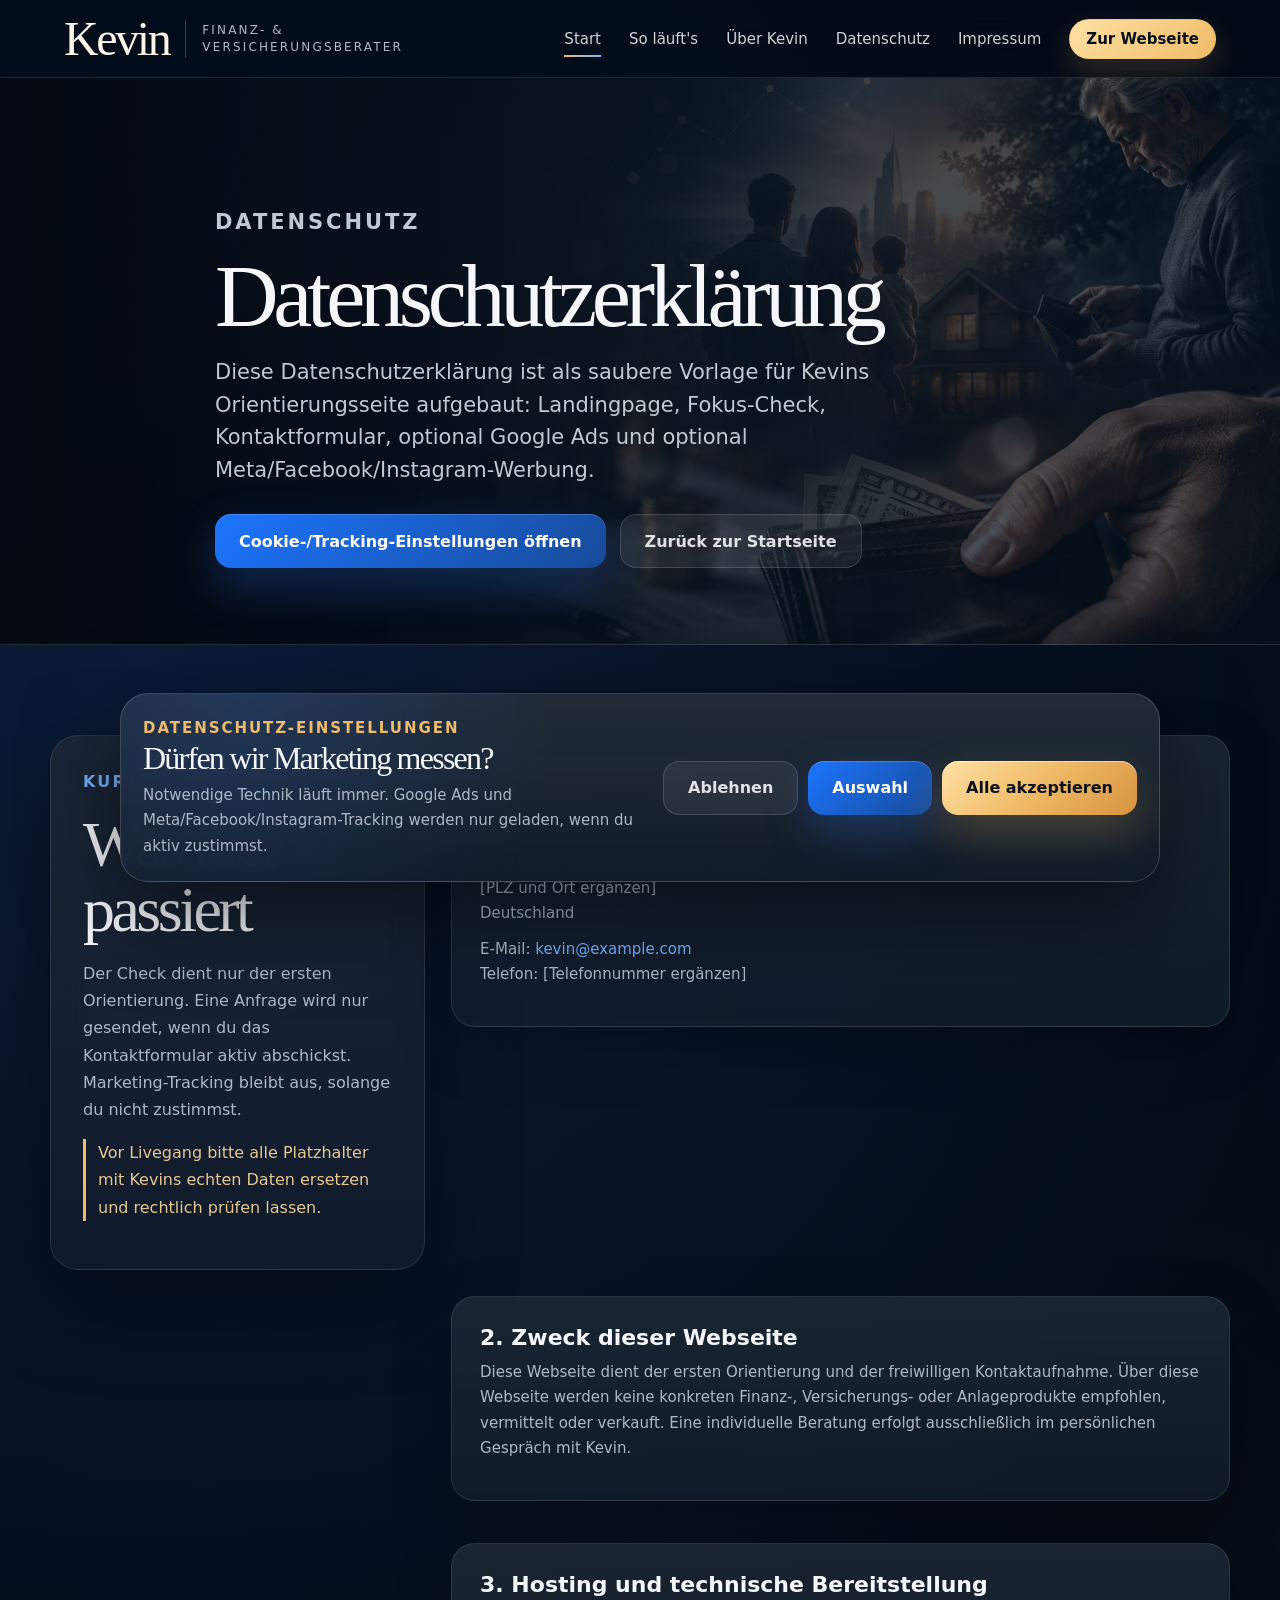
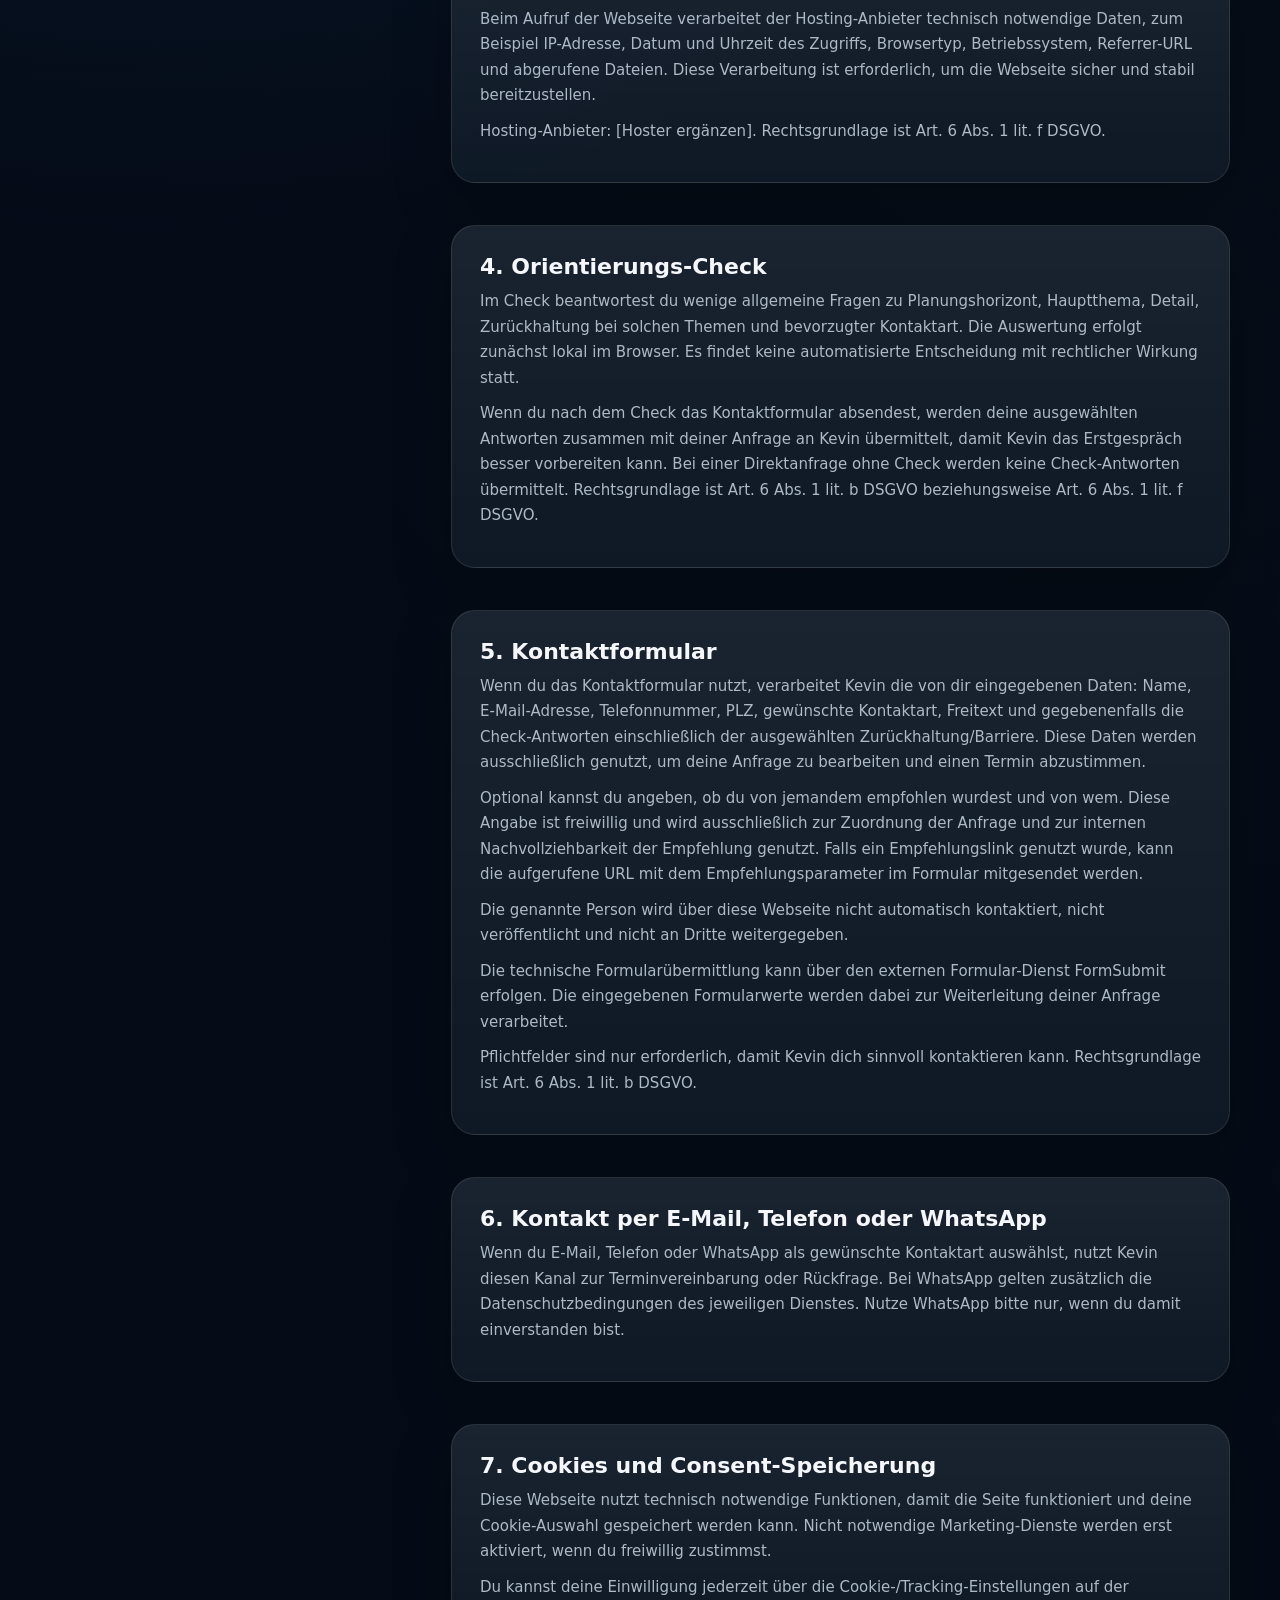
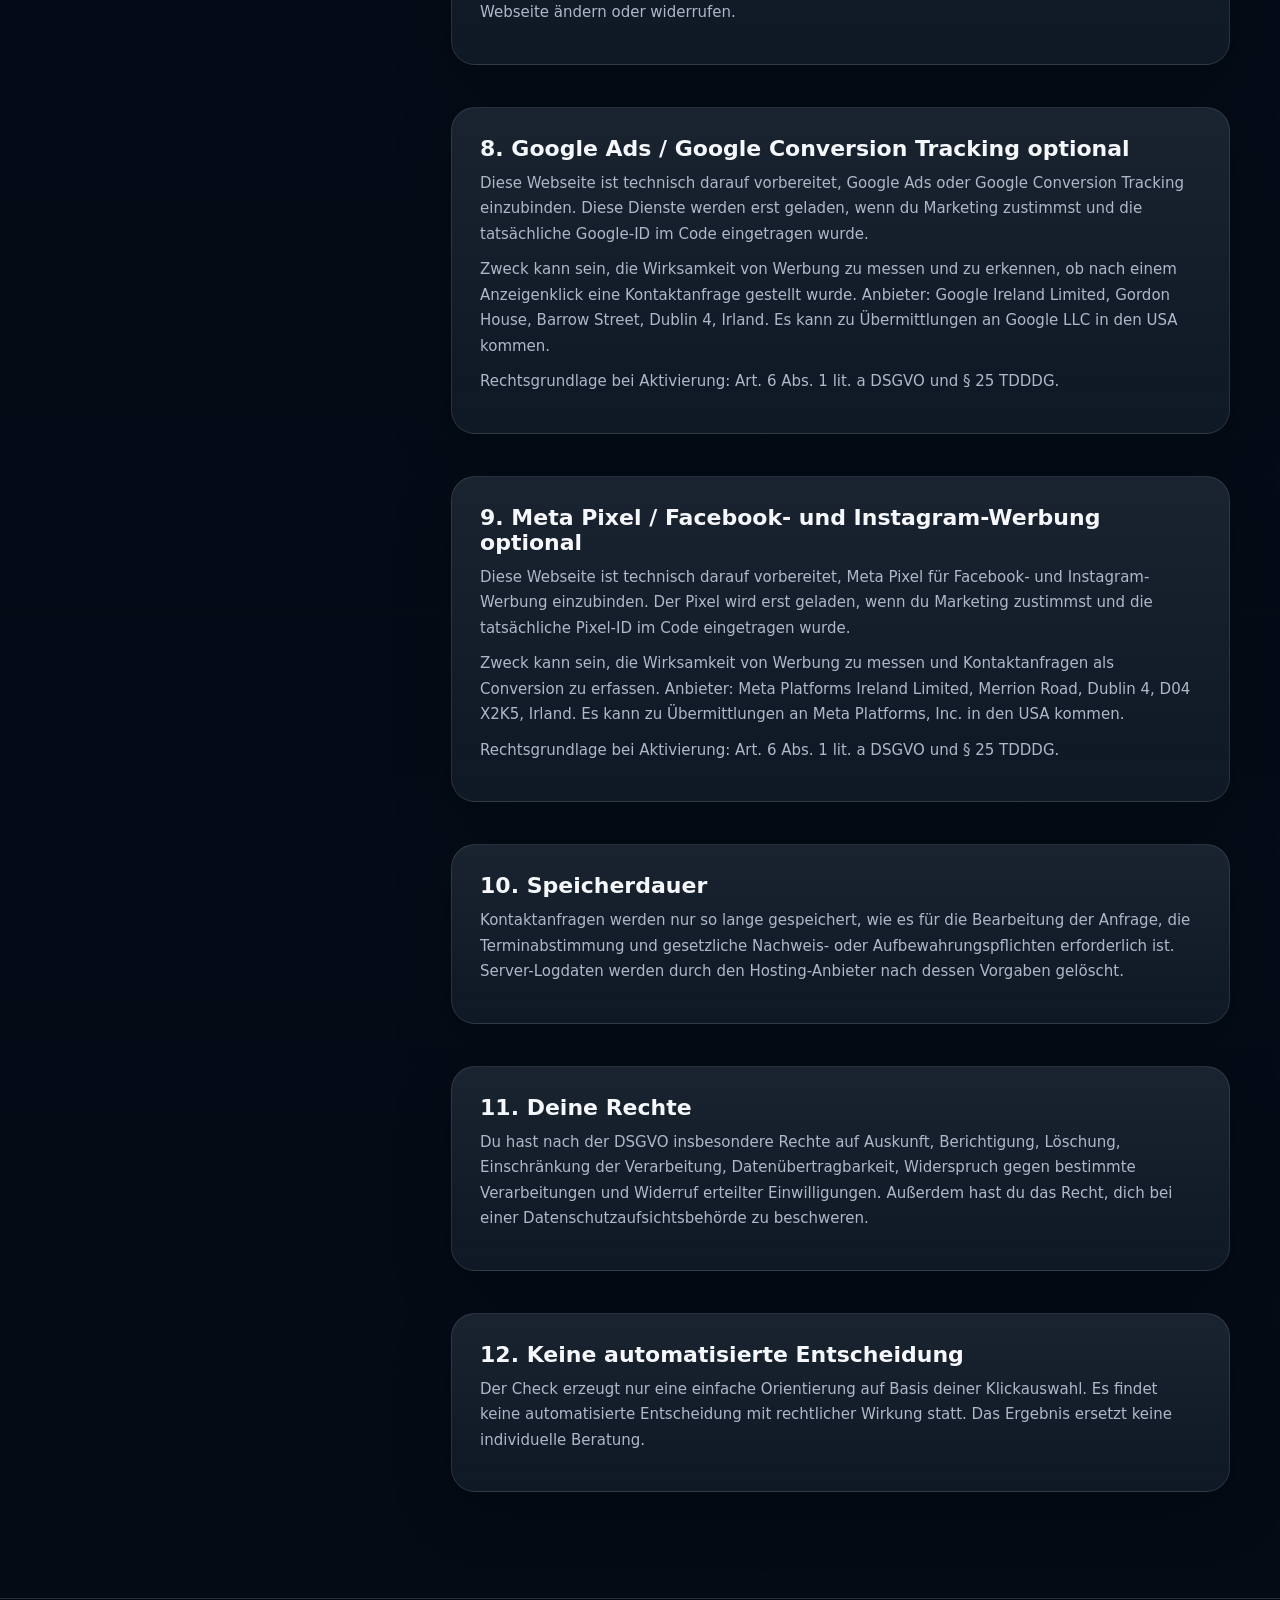
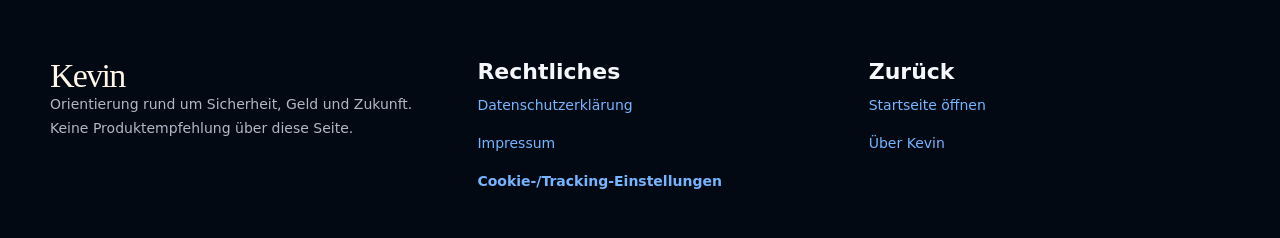
<file: datenschutz.html>
<!doctype html>
<html lang="de">
<head>
  <meta charset="UTF-8" />
  <meta name="viewport" content="width=device-width, initial-scale=1.0" />
  <title>Datenschutzerklärung | Kevin</title>
  <meta name="description" content="Datenschutzerklärung für Kevins Orientierungs-Check, Kontaktformular und optionales Marketing-Tracking." />
  <link rel="stylesheet" href="style.css" />
</head>
<body>
  <header class="site-header" id="top">
    <a class="brand" href="index.html#top" aria-label="Zur Startseite">
      <span class="brand-name">Kevin</span>
      <span class="brand-line"></span>
      <span class="brand-sub">Finanz- &<br />Versicherungsberater</span>
    </a>

    <button class="menu-button" id="menuButton" type="button" aria-label="Menü öffnen" aria-expanded="false">
      <span></span><span></span><span></span>
    </button>

    <nav class="main-nav" id="mainNav" aria-label="Hauptnavigation">
      <a href="index.html#top">Start</a>
      <a href="index.html#how">So läuft's</a>
      <a href="index.html#about">Über Kevin</a>
      <a href="datenschutz.html">Datenschutz</a>
      <a href="impressum.html">Impressum</a>
      <a class="nav-cta as-link" href="index.html#top">Zur Webseite</a>
    </nav>
  </header>

  <main class="legal-page-main">
    <section class="legal-page-hero" aria-labelledby="privacyTitle">
      <div class="container legal-page-hero-inner reveal">
        <p class="eyebrow">Datenschutz</p>
        <h1 id="privacyTitle">Datenschutzerklärung</h1>
        <p>
          Diese Datenschutzerklärung ist als saubere Vorlage für Kevins Orientierungsseite aufgebaut:
          Landingpage, Fokus-Check, Kontaktformular, optional Google Ads und optional Meta/Facebook/Instagram-Werbung.
        </p>
        <div class="legal-page-actions">
          <button class="btn btn-secondary" type="button" data-open-consent>Cookie-/Tracking-Einstellungen öffnen</button>
          <a class="btn btn-ghost" href="index.html#top">Zurück zur Startseite</a>
        </div>
      </div>
    </section>

    <section class="section legal-section legal-page-section" aria-label="Datenschutzdetails">
      <div class="container legal-layout">
        <aside class="legal-intro reveal">
          <p class="eyebrow">Kurzfassung</p>
          <h2>Was hier passiert</h2>
          <p>
            Der Check dient nur der ersten Orientierung. Eine Anfrage wird nur gesendet, wenn du das Kontaktformular aktiv abschickst.
            Marketing-Tracking bleibt aus, solange du nicht zustimmst.
          </p>
          <p class="legal-note">
            Vor Livegang bitte alle Platzhalter mit Kevins echten Daten ersetzen und rechtlich prüfen lassen.
          </p>
        </aside>

        <article class="legal-card reveal">
          <h3>1. Verantwortlicher</h3>
          <p>
            Verantwortlich für die Datenverarbeitung auf dieser Webseite ist:<br />
            <strong>Kevin [Nachname ergänzen]</strong><br />
            [Straße und Hausnummer ergänzen]<br />
            [PLZ und Ort ergänzen]<br />
            Deutschland
          </p>
          <p>
            E-Mail: <a href="mailto:kevin@example.com">kevin@example.com</a><br />
            Telefon: [Telefonnummer ergänzen]
          </p>
        </article>

        <article class="legal-card reveal">
          <h3>2. Zweck dieser Webseite</h3>
          <p>
            Diese Webseite dient der ersten Orientierung und der freiwilligen Kontaktaufnahme. Über diese Webseite werden keine konkreten
            Finanz-, Versicherungs- oder Anlageprodukte empfohlen, vermittelt oder verkauft. Eine individuelle Beratung erfolgt ausschließlich
            im persönlichen Gespräch mit Kevin.
          </p>
        </article>

        <article class="legal-card reveal">
          <h3>3. Hosting und technische Bereitstellung</h3>
          <p>
            Beim Aufruf der Webseite verarbeitet der Hosting-Anbieter technisch notwendige Daten, zum Beispiel IP-Adresse, Datum und Uhrzeit des Zugriffs,
            Browsertyp, Betriebssystem, Referrer-URL und abgerufene Dateien. Diese Verarbeitung ist erforderlich, um die Webseite sicher und stabil bereitzustellen.
          </p>
          <p>
            Hosting-Anbieter: [Hoster ergänzen]. Rechtsgrundlage ist Art. 6 Abs. 1 lit. f DSGVO.
          </p>
        </article>

        <article class="legal-card reveal">
          <h3>4. Orientierungs-Check</h3>
          <p>
            Im Check beantwortest du wenige allgemeine Fragen zu Planungshorizont, Hauptthema, Detail, Zurückhaltung bei solchen Themen
            und bevorzugter Kontaktart. Die Auswertung erfolgt zunächst lokal im Browser. Es findet keine automatisierte Entscheidung mit rechtlicher Wirkung statt.
          </p>
          <p>
            Wenn du nach dem Check das Kontaktformular absendest, werden deine ausgewählten Antworten zusammen mit deiner Anfrage an Kevin übermittelt,
            damit Kevin das Erstgespräch besser vorbereiten kann. Bei einer Direktanfrage ohne Check werden keine Check-Antworten übermittelt. Rechtsgrundlage ist Art. 6 Abs. 1 lit. b DSGVO beziehungsweise Art. 6 Abs. 1 lit. f DSGVO.
          </p>
        </article>

        <article class="legal-card reveal">
          <h3>5. Kontaktformular</h3>
          <p>
            Wenn du das Kontaktformular nutzt, verarbeitet Kevin die von dir eingegebenen Daten: Name, E-Mail-Adresse, Telefonnummer,
            PLZ, gewünschte Kontaktart, Freitext und gegebenenfalls die Check-Antworten einschließlich der ausgewählten Zurückhaltung/Barriere. Diese Daten werden ausschließlich genutzt, um deine Anfrage zu bearbeiten
            und einen Termin abzustimmen.
          </p>
          <p>
            Optional kannst du angeben, ob du von jemandem empfohlen wurdest und von wem. Diese Angabe ist freiwillig und wird ausschließlich zur Zuordnung der Anfrage und zur internen Nachvollziehbarkeit der Empfehlung genutzt. Falls ein Empfehlungslink genutzt wurde, kann die aufgerufene URL mit dem Empfehlungsparameter im Formular mitgesendet werden.
          </p>
          <p>
            Die genannte Person wird über diese Webseite nicht automatisch kontaktiert, nicht veröffentlicht und nicht an Dritte weitergegeben.
          </p>
          <p>
            Die technische Formularübermittlung kann über den externen Formular-Dienst FormSubmit erfolgen. Die eingegebenen Formularwerte werden dabei zur Weiterleitung deiner Anfrage verarbeitet.
          </p>
          <p>
            Pflichtfelder sind nur erforderlich, damit Kevin dich sinnvoll kontaktieren kann. Rechtsgrundlage ist Art. 6 Abs. 1 lit. b DSGVO.
          </p>
        </article>

        <article class="legal-card reveal">
          <h3>6. Kontakt per E-Mail, Telefon oder WhatsApp</h3>
          <p>
            Wenn du E-Mail, Telefon oder WhatsApp als gewünschte Kontaktart auswählst, nutzt Kevin diesen Kanal zur Terminvereinbarung oder Rückfrage.
            Bei WhatsApp gelten zusätzlich die Datenschutzbedingungen des jeweiligen Dienstes. Nutze WhatsApp bitte nur, wenn du damit einverstanden bist.
          </p>
        </article>

        <article class="legal-card reveal">
          <h3>7. Cookies und Consent-Speicherung</h3>
          <p>
            Diese Webseite nutzt technisch notwendige Funktionen, damit die Seite funktioniert und deine Cookie-Auswahl gespeichert werden kann.
            Nicht notwendige Marketing-Dienste werden erst aktiviert, wenn du freiwillig zustimmst.
          </p>
          <p>
            Du kannst deine Einwilligung jederzeit über die Cookie-/Tracking-Einstellungen auf der Webseite ändern oder widerrufen.
          </p>
        </article>

        <article class="legal-card reveal">
          <h3>8. Google Ads / Google Conversion Tracking optional</h3>
          <p>
            Diese Webseite ist technisch darauf vorbereitet, Google Ads oder Google Conversion Tracking einzubinden. Diese Dienste werden erst geladen,
            wenn du Marketing zustimmst und die tatsächliche Google-ID im Code eingetragen wurde.
          </p>
          <p>
            Zweck kann sein, die Wirksamkeit von Werbung zu messen und zu erkennen, ob nach einem Anzeigenklick eine Kontaktanfrage gestellt wurde.
            Anbieter: Google Ireland Limited, Gordon House, Barrow Street, Dublin 4, Irland. Es kann zu Übermittlungen an Google LLC in den USA kommen.
          </p>
          <p>Rechtsgrundlage bei Aktivierung: Art. 6 Abs. 1 lit. a DSGVO und § 25 TDDDG.</p>
        </article>

        <article class="legal-card reveal">
          <h3>9. Meta Pixel / Facebook- und Instagram-Werbung optional</h3>
          <p>
            Diese Webseite ist technisch darauf vorbereitet, Meta Pixel für Facebook- und Instagram-Werbung einzubinden. Der Pixel wird erst geladen,
            wenn du Marketing zustimmst und die tatsächliche Pixel-ID im Code eingetragen wurde.
          </p>
          <p>
            Zweck kann sein, die Wirksamkeit von Werbung zu messen und Kontaktanfragen als Conversion zu erfassen. Anbieter: Meta Platforms Ireland Limited,
            Merrion Road, Dublin 4, D04 X2K5, Irland. Es kann zu Übermittlungen an Meta Platforms, Inc. in den USA kommen.
          </p>
          <p>Rechtsgrundlage bei Aktivierung: Art. 6 Abs. 1 lit. a DSGVO und § 25 TDDDG.</p>
        </article>

        <article class="legal-card reveal">
          <h3>10. Speicherdauer</h3>
          <p>
            Kontaktanfragen werden nur so lange gespeichert, wie es für die Bearbeitung der Anfrage, die Terminabstimmung und gesetzliche Nachweis- oder
            Aufbewahrungspflichten erforderlich ist. Server-Logdaten werden durch den Hosting-Anbieter nach dessen Vorgaben gelöscht.
          </p>
        </article>

        <article class="legal-card reveal">
          <h3>11. Deine Rechte</h3>
          <p>
            Du hast nach der DSGVO insbesondere Rechte auf Auskunft, Berichtigung, Löschung, Einschränkung der Verarbeitung, Datenübertragbarkeit,
            Widerspruch gegen bestimmte Verarbeitungen und Widerruf erteilter Einwilligungen. Außerdem hast du das Recht, dich bei einer Datenschutzaufsichtsbehörde zu beschweren.
          </p>
        </article>

        <article class="legal-card reveal">
          <h3>12. Keine automatisierte Entscheidung</h3>
          <p>
            Der Check erzeugt nur eine einfache Orientierung auf Basis deiner Klickauswahl. Es findet keine automatisierte Entscheidung mit rechtlicher Wirkung statt.
            Das Ergebnis ersetzt keine individuelle Beratung.
          </p>
        </article>
      </div>
    </section>
  </main>

  <footer class="site-footer">
    <div class="container footer-grid">
      <div>
        <a class="brand footer-brand" href="index.html#top"><span class="brand-name">Kevin</span></a>
        <p>Orientierung rund um Sicherheit, Geld und Zukunft. Keine Produktempfehlung über diese Seite.</p>
      </div>
      <div class="footer-legal">
        <h3>Rechtliches</h3>
        <p><a href="datenschutz.html">Datenschutzerklärung</a></p>
        <p><a href="impressum.html">Impressum</a></p>
        <p><button class="footer-link-button" type="button" data-open-consent>Cookie-/Tracking-Einstellungen</button></p>
      </div>
      <div class="footer-legal">
        <h3>Zurück</h3>
        <p><a href="index.html#top">Startseite öffnen</a></p>
        <p><a href="index.html#about">Über Kevin</a></p>
      </div>
    </div>
  </footer>

  <div class="consent-banner is-hidden" id="consentBanner" role="dialog" aria-labelledby="consentTitle" aria-live="polite">
    <div class="consent-content">
      <div>
        <p class="consent-kicker">Datenschutz-Einstellungen</p>
        <h2 id="consentTitle">Dürfen wir Marketing messen?</h2>
        <p>Notwendige Technik läuft immer. Google Ads und Meta/Facebook/Instagram-Tracking werden nur geladen, wenn du aktiv zustimmst.</p>
      </div>
      <div class="consent-actions">
        <button class="btn btn-ghost" type="button" id="rejectCookies">Ablehnen</button>
        <button class="btn btn-secondary" type="button" id="openConsentSettings">Auswahl</button>
        <button class="btn btn-primary" type="button" id="acceptCookies">Alle akzeptieren</button>
      </div>
    </div>
  </div>

  <div class="modal is-hidden" id="consentModal" aria-hidden="true" role="dialog" aria-labelledby="consentModalTitle">
    <div class="modal-backdrop" data-close-consent></div>
    <div class="modal-card consent-modal-card">
      <button class="modal-close" type="button" data-close-consent aria-label="Datenschutz-Einstellungen schließen">×</button>
      <p class="eyebrow">Privatsphäre</p>
      <h2 id="consentModalTitle">Cookie- & Tracking-Einstellungen</h2>
      <p>Du entscheidest, ob Marketing-Dienste geladen werden. Notwendige Funktionen sind für den Betrieb der Webseite erforderlich.</p>
      <div class="consent-option locked">
        <div><strong>Notwendig</strong><span>Seitendarstellung, Formularschutz, Consent-Speicherung.</span></div>
        <span class="status-pill">immer aktiv</span>
      </div>
      <label class="consent-option">
        <div><strong>Marketing & Conversion-Messung</strong><span>Google Ads und Meta Pixel, erst nach Zustimmung und nur wenn IDs hinterlegt sind.</span></div>
        <input type="checkbox" id="marketingConsent" />
      </label>
      <div class="modal-actions">
        <button class="btn btn-ghost" type="button" id="saveRejectCookies">Ablehnen</button>
        <button class="btn btn-primary" type="button" id="saveConsentSettings">Auswahl speichern</button>
      </div>
    </div>
  </div>

  <script src="script.js"></script>
</body>
</html>
</file>
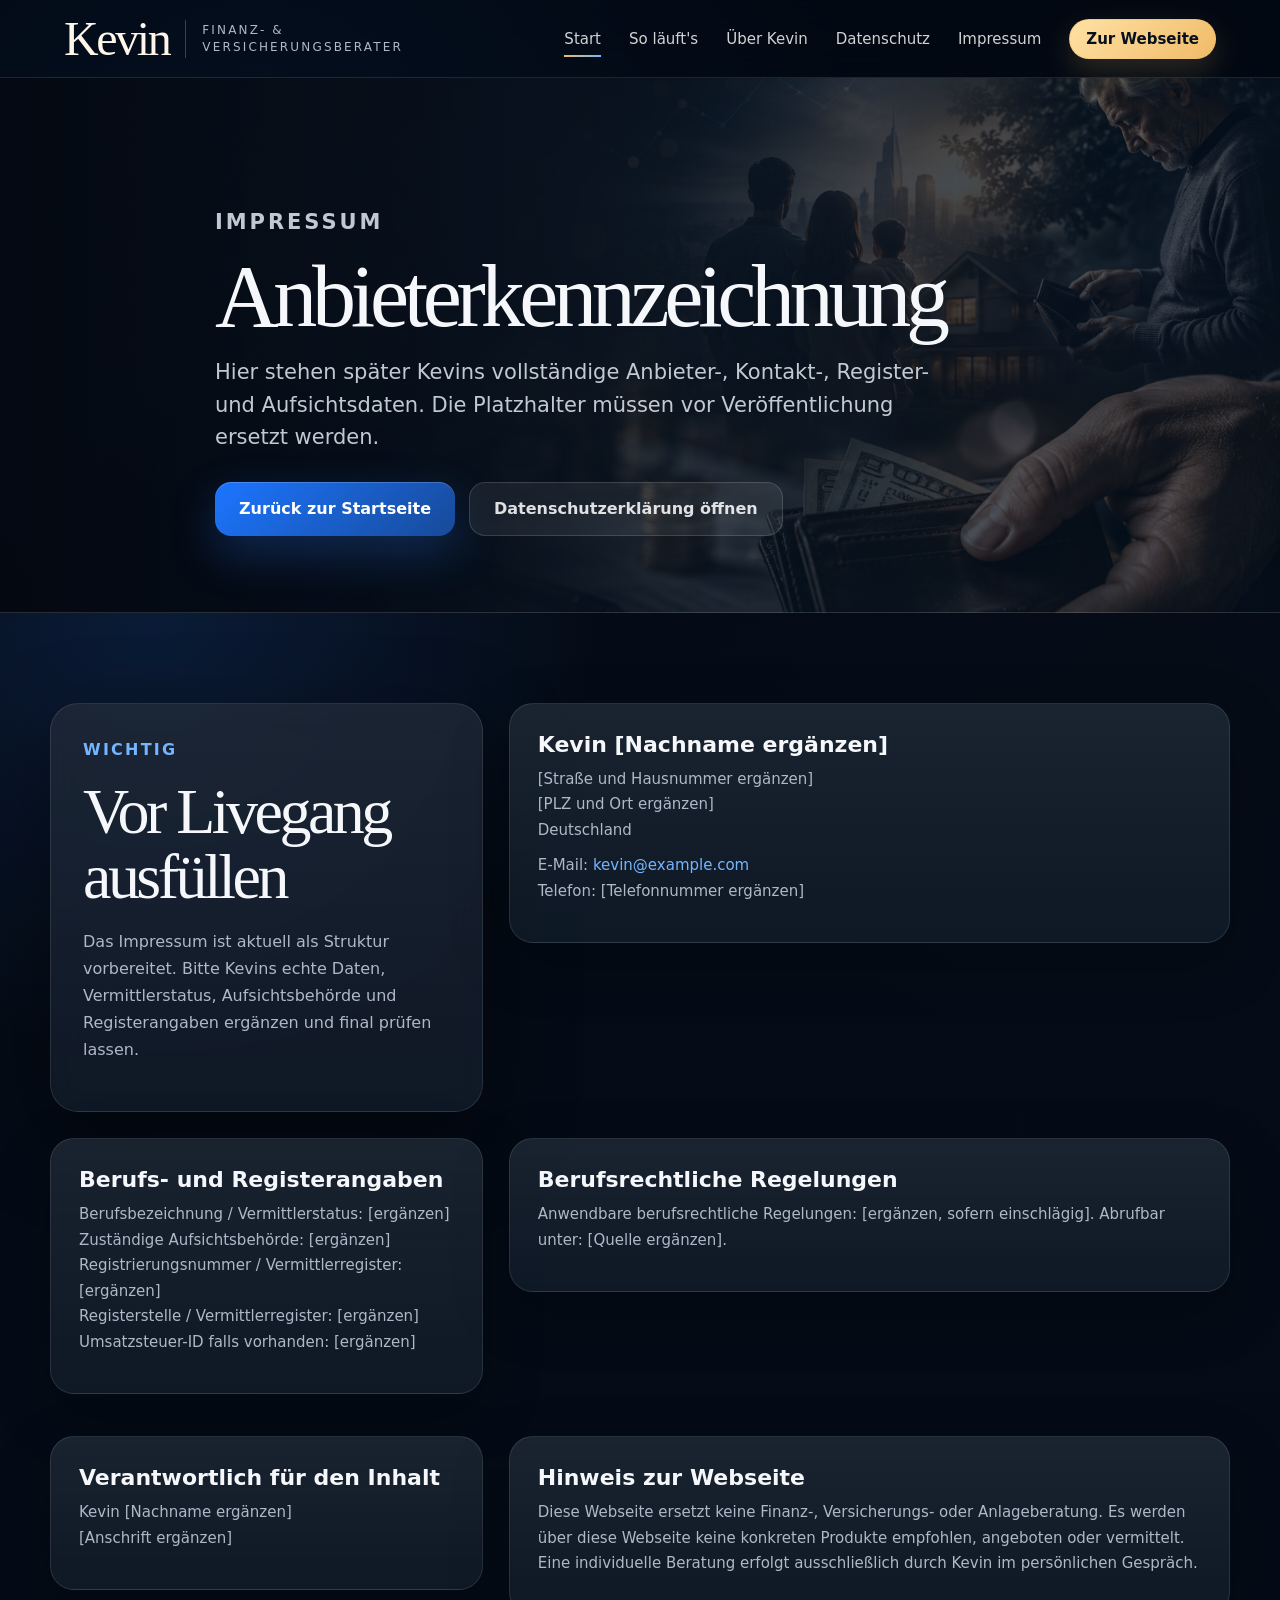
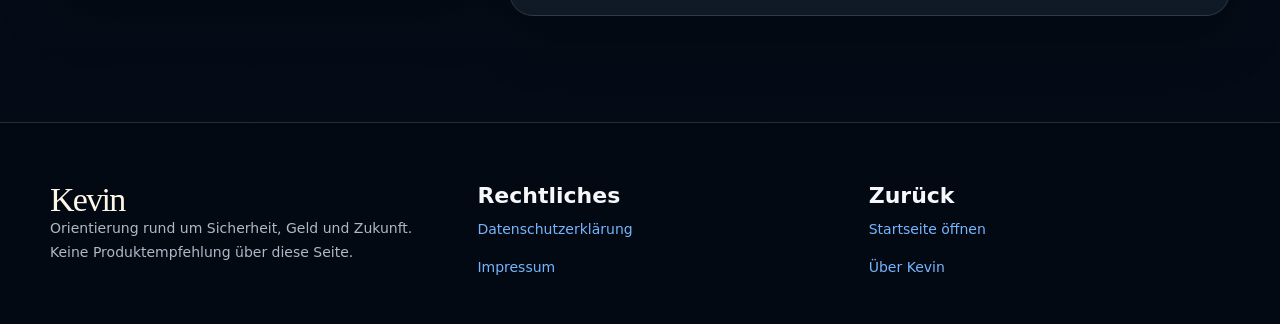
<file: impressum.html>
<!doctype html>
<html lang="de">
<head>
  <meta charset="UTF-8" />
  <meta name="viewport" content="width=device-width, initial-scale=1.0" />
  <title>Impressum | Kevin</title>
  <meta name="description" content="Impressum und Anbieterkennzeichnung für Kevins Orientierungsseite." />
  <link rel="stylesheet" href="style.css" />
</head>
<body>
  <header class="site-header" id="top">
    <a class="brand" href="index.html#top" aria-label="Zur Startseite">
      <span class="brand-name">Kevin</span>
      <span class="brand-line"></span>
      <span class="brand-sub">Finanz- &<br />Versicherungsberater</span>
    </a>

    <button class="menu-button" id="menuButton" type="button" aria-label="Menü öffnen" aria-expanded="false">
      <span></span><span></span><span></span>
    </button>

    <nav class="main-nav" id="mainNav" aria-label="Hauptnavigation">
      <a href="index.html#top">Start</a>
      <a href="index.html#how">So läuft's</a>
      <a href="index.html#about">Über Kevin</a>
      <a href="datenschutz.html">Datenschutz</a>
      <a href="impressum.html">Impressum</a>
      <a class="nav-cta as-link" href="index.html#top">Zur Webseite</a>
    </nav>
  </header>

  <main class="legal-page-main">
    <section class="legal-page-hero" aria-labelledby="imprintTitle">
      <div class="container legal-page-hero-inner reveal">
        <p class="eyebrow">Impressum</p>
        <h1 id="imprintTitle">Anbieterkennzeichnung</h1>
        <p>
          Hier stehen später Kevins vollständige Anbieter-, Kontakt-, Register- und Aufsichtsdaten.
          Die Platzhalter müssen vor Veröffentlichung ersetzt werden.
        </p>
        <div class="legal-page-actions">
          <a class="btn btn-secondary" href="index.html#top">Zurück zur Startseite</a>
          <a class="btn btn-ghost" href="datenschutz.html">Datenschutzerklärung öffnen</a>
        </div>
      </div>
    </section>

    <section class="section legal-section legal-page-section" aria-label="Impressumsangaben">
      <div class="container legal-layout two-column-legal">
        <aside class="legal-intro reveal">
          <p class="eyebrow">Wichtig</p>
          <h2>Vor Livegang ausfüllen</h2>
          <p>
            Das Impressum ist aktuell als Struktur vorbereitet. Bitte Kevins echte Daten, Vermittlerstatus,
            Aufsichtsbehörde und Registerangaben ergänzen und final prüfen lassen.
          </p>
        </aside>

        <article class="legal-card reveal">
          <h3>Kevin [Nachname ergänzen]</h3>
          <p>
            [Straße und Hausnummer ergänzen]<br />
            [PLZ und Ort ergänzen]<br />
            Deutschland
          </p>
          <p>
            E-Mail: <a href="mailto:kevin@example.com">kevin@example.com</a><br />
            Telefon: [Telefonnummer ergänzen]
          </p>
        </article>

        <article class="legal-card reveal">
          <h3>Berufs- und Registerangaben</h3>
          <p>
            Berufsbezeichnung / Vermittlerstatus: [ergänzen]<br />
            Zuständige Aufsichtsbehörde: [ergänzen]<br />
            Registrierungsnummer / Vermittlerregister: [ergänzen]<br />
            Registerstelle / Vermittlerregister: [ergänzen]<br />
            Umsatzsteuer-ID falls vorhanden: [ergänzen]
          </p>
        </article>

        <article class="legal-card reveal">
          <h3>Berufsrechtliche Regelungen</h3>
          <p>
            Anwendbare berufsrechtliche Regelungen: [ergänzen, sofern einschlägig].
            Abrufbar unter: [Quelle ergänzen].
          </p>
        </article>

        <article class="legal-card reveal">
          <h3>Verantwortlich für den Inhalt</h3>
          <p>
            Kevin [Nachname ergänzen]<br />
            [Anschrift ergänzen]
          </p>
        </article>

        <article class="legal-card reveal">
          <h3>Hinweis zur Webseite</h3>
          <p>
            Diese Webseite ersetzt keine Finanz-, Versicherungs- oder Anlageberatung. Es werden über diese Webseite keine konkreten Produkte empfohlen,
            angeboten oder vermittelt. Eine individuelle Beratung erfolgt ausschließlich durch Kevin im persönlichen Gespräch.
          </p>
        </article>
      </div>
    </section>
  </main>

  <footer class="site-footer">
    <div class="container footer-grid">
      <div>
        <a class="brand footer-brand" href="index.html#top"><span class="brand-name">Kevin</span></a>
        <p>Orientierung rund um Sicherheit, Geld und Zukunft. Keine Produktempfehlung über diese Seite.</p>
      </div>
      <div class="footer-legal">
        <h3>Rechtliches</h3>
        <p><a href="datenschutz.html">Datenschutzerklärung</a></p>
        <p><a href="impressum.html">Impressum</a></p>
      </div>
      <div class="footer-legal">
        <h3>Zurück</h3>
        <p><a href="index.html#top">Startseite öffnen</a></p>
        <p><a href="index.html#about">Über Kevin</a></p>
      </div>
    </div>
  </footer>

  <script src="script.js"></script>
</body>
</html>
</file>
<file: style.css>
/*
  Kevin Funnel Website
  --------------------
  Diese Datei enthält nur Styling.
  Du kannst Farben, Abstände und Schriftgrößen später hier ändern.
*/

:root {
  --bg: #06101c;
  --bg-2: #0a1726;
  --card: rgba(12, 25, 40, 0.78);
  --card-solid: #0d1a2a;
  --line: rgba(255, 255, 255, 0.14);
  --line-strong: rgba(255, 255, 255, 0.24);
  --text: #f5f7fb;
  --muted: #aeb9c7;
  --soft: #788799;
  --blue: #2f7dff;
  --blue-2: #75b5ff;
  --gold: #f0bb68;
  --gold-2: #ffd994;
  --danger: #ff7a7a;
  --success: #82f2b1;
  --radius: 28px;
  --radius-small: 18px;
  --shadow: 0 30px 90px rgba(0, 0, 0, 0.45);
  --max: 1180px;
  --header-height: 78px;
}

* {
  box-sizing: border-box;
}

html {
  scroll-behavior: smooth;
  scroll-padding-top: 12px;
}

#topics,
#about,
#check-teaser,
#contact {
  scroll-margin-top: 0;
}

body {
  margin: 0;
  font-family: Inter, ui-sans-serif, system-ui, -apple-system, BlinkMacSystemFont, "Segoe UI", Arial, sans-serif;
  color: var(--text);
  background:
    radial-gradient(circle at 20% 10%, rgba(47, 125, 255, 0.18), transparent 30%),
    radial-gradient(circle at 90% 30%, rgba(240, 187, 104, 0.12), transparent 28%),
    linear-gradient(180deg, #020711 0%, var(--bg) 40%, #040b14 100%);
  min-height: 100vh;
  overflow-x: hidden;
}

body.menu-open,
body.modal-open {
  overflow: hidden;
}

img {
  max-width: 100%;
  display: block;
}

a {
  color: inherit;
  text-decoration: none;
}

button,
input,
select,
textarea {
  font: inherit;
}

button {
  cursor: pointer;
}

.svg-sprite {
  position: absolute;
  width: 0;
  height: 0;
  overflow: hidden;
}

.container {
  width: min(var(--max), calc(100% - 40px));
  margin: 0 auto;
}

.site-header {
  position: fixed;
  inset: 0 0 auto 0;
  z-index: 50;
  min-height: var(--header-height);
  padding: 0 clamp(20px, 5vw, 64px);
  display: flex;
  align-items: center;
  justify-content: space-between;
  background: rgba(3, 10, 20, 0.72);
  border-bottom: 1px solid rgba(255, 255, 255, 0.11);
  backdrop-filter: blur(18px);
}

.brand {
  display: inline-flex;
  align-items: center;
  gap: 16px;
  min-width: 0;
}

.brand-name {
  font-family: Georgia, "Times New Roman", serif;
  font-size: clamp(32px, 4vw, 48px);
  line-height: 1;
  letter-spacing: -0.05em;
  color: #fff6e8;
}

.brand-line {
  display: block;
  width: 1px;
  height: 38px;
  background: rgba(255, 255, 255, 0.22);
}

.brand-sub {
  color: var(--muted);
  text-transform: uppercase;
  letter-spacing: 0.18em;
  font-size: 12px;
  line-height: 1.35;
}

.main-nav {
  display: flex;
  gap: 28px;
  align-items: center;
  color: rgba(255, 255, 255, 0.82);
  font-size: 15px;
}

.main-nav a {
  position: relative;
  transition: color 180ms ease;
}

.main-nav a::after {
  content: "";
  position: absolute;
  left: 0;
  right: 0;
  bottom: -9px;
  height: 2px;
  background: linear-gradient(90deg, var(--gold), var(--blue-2));
  opacity: 0;
  transform: scaleX(0.4);
  transition: 180ms ease;
}

.main-nav a:hover {
  color: #fff;
}

.main-nav a:hover::after,
.main-nav a:first-child::after {
  opacity: 1;
  transform: scaleX(1);
}

.menu-button {
  display: none;
  width: 46px;
  height: 46px;
  border: 1px solid var(--line);
  border-radius: 14px;
  background: rgba(255, 255, 255, 0.05);
  color: #fff;
  align-items: center;
  justify-content: center;
  flex-direction: column;
  gap: 6px;
}

.menu-button span {
  width: 22px;
  height: 2px;
  border-radius: 99px;
  background: currentColor;
  transition: 180ms ease;
}

.hero {
  position: relative;
  min-height: 820px;
  padding-top: calc(var(--header-height) + 76px);
  display: flex;
  align-items: center;
  overflow: hidden;
  background-image: url("assets/hero-bg.png");
  background-size: cover;
  background-position: center right;
}

.hero::before {
  content: "";
  position: absolute;
  inset: 0;
  background:
    linear-gradient(90deg, rgba(3, 9, 18, 0.96) 0%, rgba(3, 9, 18, 0.82) 34%, rgba(3, 9, 18, 0.25) 72%, rgba(3, 9, 18, 0.55) 100%),
    linear-gradient(0deg, #06101c 0%, transparent 25%, transparent 100%);
  z-index: 0;
}

.hero-overlay {
  position: absolute;
  inset: 0;
  background:
    radial-gradient(circle at 15% 40%, rgba(47, 125, 255, 0.22), transparent 28%),
    radial-gradient(circle at 78% 70%, rgba(240, 187, 104, 0.13), transparent 32%);
  z-index: 1;
  pointer-events: none;
}

.hero-grid {
  position: relative;
  z-index: 2;
  display: grid;
  grid-template-columns: minmax(0, 600px) 1fr;
  align-items: center;
  width: min(1260px, calc(100% - 40px));
}

.hero-copy {
  padding: 40px 0 120px;
}

.eyebrow {
  margin: 0 0 16px;
  color: var(--blue-2);
  font-weight: 700;
  letter-spacing: 0.14em;
  text-transform: uppercase;
  font-size: 12px;
}

.eyebrow.gold {
  color: var(--gold-2);
}

h1,
h2,
h3,
p {
  margin-top: 0;
}

h1,
h2 {
  font-family: Georgia, "Times New Roman", serif;
  font-weight: 500;
  letter-spacing: -0.055em;
}

h1 {
  font-size: clamp(48px, 7vw, 92px);
  line-height: 0.95;
  max-width: 780px;
  margin-bottom: 26px;
  text-wrap: balance;
}

h2 {
  font-size: clamp(36px, 5vw, 64px);
  line-height: 1.02;
  margin-bottom: 18px;
  text-wrap: balance;
}

h3 {
  font-size: 22px;
  margin-bottom: 10px;
}

p {
  color: var(--muted);
  line-height: 1.7;
}

.hero-text {
  max-width: 560px;
  font-size: clamp(18px, 2.2vw, 23px);
  color: rgba(255, 255, 255, 0.82);
}

.hero-actions {
  display: flex;
  gap: 14px;
  flex-wrap: wrap;
  align-items: center;
  margin-top: 34px;
}

.btn {
  appearance: none;
  border: 0;
  min-height: 54px;
  padding: 0 24px;
  border-radius: 16px;
  display: inline-flex;
  align-items: center;
  justify-content: center;
  gap: 12px;
  color: #fff;
  font-weight: 750;
  transition: transform 180ms ease, box-shadow 180ms ease, border-color 180ms ease, background 180ms ease;
  user-select: none;
  white-space: nowrap;
}

.btn svg {
  width: 20px;
  height: 20px;
}

.btn:hover {
  transform: translateY(-2px);
}

.btn-primary {
  color: #0a1018;
  background: linear-gradient(135deg, #ffe1a4 0%, var(--gold) 48%, #d8933e 100%);
  box-shadow: 0 18px 45px rgba(240, 187, 104, 0.24), inset 0 1px 0 rgba(255, 255, 255, 0.5);
}

.btn-primary:hover {
  box-shadow: 0 24px 60px rgba(240, 187, 104, 0.34), inset 0 1px 0 rgba(255, 255, 255, 0.6);
}

.btn-secondary {
  background: linear-gradient(135deg, #1c75ff, #174a99);
  box-shadow: 0 18px 45px rgba(47, 125, 255, 0.25), inset 0 1px 0 rgba(255, 255, 255, 0.18);
}

.btn-ghost {
  background: rgba(255, 255, 255, 0.07);
  border: 1px solid var(--line);
  color: rgba(255, 255, 255, 0.86);
}

.btn-big {
  min-height: 64px;
  padding-inline: 34px;
  font-size: 18px;
}

.btn-wide {
  width: 100%;
}

.micro-note {
  margin-top: 18px;
  color: var(--soft);
  font-size: 14px;
}

.section {
  position: relative;
  padding: 105px 0;
}

.section-intro {
  padding-top: 70px;
}

.section-heading {
  max-width: 800px;
  margin-bottom: 34px;
}

.section-heading.compact {
  margin-bottom: 24px;
}

.section-heading p {
  font-size: 18px;
}

.steps-grid {
  display: grid;
  grid-template-columns: repeat(3, 1fr);
  gap: 18px;
}

.info-card,
.next-card,
.contact-form,
.disclaimer-box,
.funnel-shell {
  border: 1px solid var(--line);
  background:
    linear-gradient(180deg, rgba(255, 255, 255, 0.08), rgba(255, 255, 255, 0.03)),
    rgba(10, 23, 38, 0.72);
  box-shadow: var(--shadow);
  backdrop-filter: blur(18px);
}

.info-card {
  padding: 28px;
  border-radius: var(--radius-small);
  min-height: 220px;
}

.card-number {
  display: inline-flex;
  margin-bottom: 28px;
  color: var(--gold-2);
  font-weight: 900;
  letter-spacing: 0.12em;
}

.check-container {
  display: grid;
  grid-template-columns: 0.85fr 1.15fr;
  gap: 42px;
  align-items: center;
}

.check-left p {
  font-size: 18px;
}

.check-bullets {
  list-style: none;
  padding: 0;
  margin: 26px 0 0;
  display: grid;
  gap: 14px;
  color: rgba(255, 255, 255, 0.84);
}

.check-bullets li {
  display: flex;
  align-items: center;
  gap: 10px;
}

.check-bullets svg,
.trust-row svg {
  width: 18px;
  height: 18px;
  color: var(--gold-2);
  flex: 0 0 auto;
}

.funnel-shell {
  min-height: 520px;
  border-radius: 32px;
  padding: clamp(24px, 4vw, 38px);
  position: relative;
  overflow: hidden;
}

.funnel-shell::before {
  content: "";
  position: absolute;
  inset: -40% -30% auto auto;
  width: 360px;
  height: 360px;
  background: radial-gradient(circle, rgba(47, 125, 255, 0.25), transparent 70%);
  pointer-events: none;
}

.funnel-topline {
  position: relative;
  z-index: 1;
  display: flex;
  justify-content: space-between;
  gap: 16px;
  color: rgba(255, 255, 255, 0.82);
  font-size: 14px;
  margin-bottom: 14px;
}

.progress-track {
  position: relative;
  z-index: 1;
  height: 8px;
  border-radius: 999px;
  background: rgba(255, 255, 255, 0.12);
  overflow: hidden;
  margin-bottom: 34px;
}

.progress-fill {
  width: 0%;
  height: 100%;
  border-radius: inherit;
  background: linear-gradient(90deg, var(--blue), var(--blue-2));
  box-shadow: 0 0 24px rgba(47, 125, 255, 0.8);
  transition: width 280ms ease;
}

.question-area {
  position: relative;
  z-index: 1;
  animation: fadeUp 260ms ease both;
}

.question-area h3 {
  font-family: Georgia, "Times New Roman", serif;
  font-weight: 500;
  letter-spacing: -0.04em;
  font-size: clamp(32px, 4vw, 46px);
  line-height: 1.05;
  margin-bottom: 10px;
}

.question-area p {
  margin-bottom: 22px;
}

.is-welcome {
  text-align: center;
  max-width: 520px;
  margin: 0 auto;
  padding-top: 12px;
}

.welcome-icon,
.next-icon {
  width: 72px;
  height: 72px;
  margin: 0 auto 20px;
  display: grid;
  place-items: center;
  border-radius: 24px;
  color: var(--blue-2);
  background: rgba(47, 125, 255, 0.14);
  border: 1px solid rgba(117, 181, 255, 0.24);
  box-shadow: 0 0 40px rgba(47, 125, 255, 0.18);
}

.welcome-icon svg,
.next-icon svg {
  width: 34px;
  height: 34px;
}

.answers-grid {
  display: grid;
  gap: 14px;
}

.answer-button {
  width: 100%;
  min-height: 78px;
  padding: 18px;
  border-radius: 20px;
  border: 1px solid rgba(255, 255, 255, 0.14);
  background: rgba(255, 255, 255, 0.055);
  color: var(--text);
  display: grid;
  grid-template-columns: auto 1fr auto;
  align-items: center;
  gap: 16px;
  text-align: left;
  transition: 180ms ease;
}

.answer-button:hover,
.answer-button:focus-visible {
  outline: none;
  transform: translateY(-2px);
  border-color: rgba(117, 181, 255, 0.78);
  background: rgba(47, 125, 255, 0.15);
  box-shadow: 0 16px 45px rgba(47, 125, 255, 0.16);
}

.answer-icon {
  width: 42px;
  height: 42px;
  display: grid;
  place-items: center;
  border-radius: 15px;
  background: rgba(47, 125, 255, 0.13);
  color: var(--blue-2);
}

.answer-icon svg {
  width: 24px;
  height: 24px;
}

.answer-text strong {
  display: block;
  font-size: 17px;
  margin-bottom: 4px;
}

.answer-text span {
  color: var(--muted);
  font-size: 14px;
  line-height: 1.45;
}

.answer-arrow {
  color: rgba(255, 255, 255, 0.56);
}

.privacy-line {
  position: relative;
  z-index: 1;
  display: flex;
  justify-content: center;
  align-items: center;
  gap: 8px;
  margin: 28px 0 0;
  font-size: 13px;
  color: var(--soft);
}

.privacy-line svg {
  width: 16px;
  height: 16px;
}

.result-section {
  position: relative;
  min-height: 760px;
  padding: 120px 0;
  display: flex;
  align-items: center;
  overflow: hidden;
  border-block: 1px solid var(--line);
}

.result-bg {
  position: absolute;
  inset: 0;
  background-image: url("assets/result-bg.png");
  background-size: cover;
  background-position: center right;
  opacity: 0.95;
}

.result-section::before {
  content: "";
  position: absolute;
  inset: 0;
  background:
    linear-gradient(90deg, rgba(3, 9, 18, 0.94) 0%, rgba(3, 9, 18, 0.78) 43%, rgba(3, 9, 18, 0.34) 100%),
    linear-gradient(0deg, rgba(6, 16, 28, 1) 0%, transparent 18%, transparent 78%, rgba(6, 16, 28, 0.92) 100%);
  z-index: 1;
}

.result-wrap {
  position: relative;
  z-index: 2;
  display: grid;
  grid-template-columns: 360px minmax(0, 650px);
  gap: 52px;
  align-items: center;
}

.portrait-card {
  border-radius: 32px;
  padding: 10px;
  background: linear-gradient(135deg, rgba(255, 255, 255, 0.26), rgba(255, 255, 255, 0.04));
  border: 1px solid rgba(255, 255, 255, 0.18);
  box-shadow: var(--shadow);
}

.portrait-card img {
  border-radius: 24px;
  aspect-ratio: 4 / 5;
  object-fit: cover;
}

.result-content {
  padding: 34px;
  border-radius: 32px;
  background: rgba(6, 16, 28, 0.56);
  border: 1px solid rgba(255, 255, 255, 0.12);
  backdrop-filter: blur(14px);
  box-shadow: var(--shadow);
}

.result-text p {
  font-size: 18px;
  color: rgba(255, 255, 255, 0.82);
}

.result-text .result-tagline {
  color: #fff;
  font-size: 22px;
  line-height: 1.45;
  margin-bottom: 16px;
}

.result-actions {
  display: flex;
  gap: 14px;
  flex-wrap: wrap;
  align-items: center;
  margin-top: 30px;
}

.trust-row {
  display: flex;
  gap: 18px;
  flex-wrap: wrap;
  margin-top: 22px;
  color: rgba(255, 255, 255, 0.78);
  font-size: 14px;
}

.trust-row span {
  display: inline-flex;
  align-items: center;
  gap: 8px;
}

.next-section {
  padding-top: 80px;
}

.next-grid {
  display: grid;
  grid-template-columns: 1fr 1fr;
  gap: 18px;
}

.next-card {
  border-radius: 28px;
  padding: 24px;
  display: grid;
  grid-template-columns: auto 1fr auto;
  gap: 18px;
  align-items: center;
}

.next-icon {
  margin: 0;
  width: 64px;
  height: 64px;
}

.video-card {
  grid-template-columns: 150px 1fr auto;
}

.video-thumb {
  position: relative;
  overflow: hidden;
  border-radius: 22px;
  border: 1px solid var(--line);
  min-height: 112px;
}

.video-thumb img {
  width: 100%;
  height: 112px;
  object-fit: cover;
}

.play-bubble {
  position: absolute;
  inset: 0;
  margin: auto;
  width: 58px;
  height: 58px;
  border-radius: 999px;
  display: grid;
  place-items: center;
  color: #fff;
  background: rgba(0, 0, 0, 0.45);
  border: 1px solid rgba(255, 255, 255, 0.3);
  backdrop-filter: blur(8px);
}

.play-bubble svg {
  width: 28px;
  height: 28px;
}

.contact-section {
  padding-top: 80px;
}

.contact-grid {
  display: grid;
  grid-template-columns: 0.9fr 1.1fr;
  gap: 38px;
  align-items: start;
}

.contact-copy p {
  font-size: 18px;
}

.disclaimer-box {
  border-radius: 24px;
  padding: 22px;
  margin-top: 26px;
}

.disclaimer-box strong {
  color: #fff;
}

.disclaimer-box p {
  margin: 8px 0 0;
  font-size: 15px;
}

.contact-form {
  border-radius: 32px;
  padding: clamp(22px, 4vw, 36px);
}

.form-row {
  margin-bottom: 18px;
}

.form-row label,
.contact-form > label:not(.hp-field) {
  display: block;
  margin-bottom: 8px;
  color: rgba(255, 255, 255, 0.88);
  font-weight: 700;
}

input,
select,
textarea {
  width: 100%;
  color: var(--text);
  background: rgba(255, 255, 255, 0.07);
  border: 1px solid rgba(255, 255, 255, 0.14);
  border-radius: 16px;
  padding: 15px 16px;
  outline: none;
  transition: 160ms ease;
}

input:focus,
select:focus,
textarea:focus {
  border-color: rgba(117, 181, 255, 0.7);
  box-shadow: 0 0 0 4px rgba(47, 125, 255, 0.16);
}

select option {
  background: #0d1a2a;
  color: #fff;
}

textarea {
  resize: vertical;
}

.two-cols {
  display: grid;
  grid-template-columns: 1fr 0.6fr;
  gap: 14px;
}

.checkbox-row {
  display: grid !important;
  grid-template-columns: auto 1fr;
  gap: 10px;
  align-items: start;
  color: var(--muted);
  font-weight: 500 !important;
  margin: 14px 0;
  line-height: 1.5;
}

.checkbox-row input {
  width: 18px;
  height: 18px;
  margin-top: 2px;
}

.checkbox-row a {
  color: var(--blue-2);
  text-decoration: underline;
  text-underline-offset: 3px;
}

.hp-field {
  display: none !important;
}

.form-message {
  min-height: 28px;
  margin: 14px 0 0;
  font-weight: 700;
}

.form-message.success {
  color: var(--success);
}

.form-message.error {
  color: var(--danger);
}

.about-section {
  padding-top: 60px;
}

.about-grid {
  display: grid;
  grid-template-columns: 320px minmax(0, 720px);
  gap: 48px;
  align-items: center;
}

.about-image {
  border-radius: 32px;
  overflow: hidden;
  border: 1px solid var(--line);
  box-shadow: var(--shadow);
}

.about-image img {
  aspect-ratio: 4 / 5;
  object-fit: cover;
}

.site-footer {
  border-top: 1px solid var(--line);
  padding: 60px 0 30px;
  background: rgba(3, 9, 18, 0.82);
}

.footer-grid {
  display: grid;
  grid-template-columns: 1.1fr 1fr 1fr;
  gap: 30px;
}

.footer-brand .brand-name {
  font-size: 34px;
}

.footer-legal h3 {
  margin: 0 0 10px;
}

.footer-legal p,
.site-footer p {
  font-size: 14px;
}

.legal-bottom {
  margin-top: 28px;
  padding-top: 22px;
  border-top: 1px solid var(--line);
}

.legal-bottom p {
  margin-bottom: 0;
}

.modal {
  position: fixed;
  inset: 0;
  z-index: 100;
  display: grid;
  place-items: center;
  padding: 22px;
}

.modal-backdrop {
  position: absolute;
  inset: 0;
  background: rgba(0, 0, 0, 0.72);
  backdrop-filter: blur(12px);
}

.modal-card {
  position: relative;
  width: min(560px, 100%);
  border: 1px solid var(--line);
  border-radius: 28px;
  background: var(--card-solid);
  padding: 28px;
  box-shadow: var(--shadow);
}

.modal-close {
  position: absolute;
  top: 16px;
  right: 16px;
  width: 42px;
  height: 42px;
  border: 1px solid var(--line);
  border-radius: 14px;
  background: rgba(255, 255, 255, 0.06);
  color: #fff;
  font-size: 28px;
}

.fake-video {
  height: 230px;
  display: grid;
  place-items: center;
  gap: 12px;
  border-radius: 22px;
  background: linear-gradient(135deg, rgba(47, 125, 255, 0.22), rgba(240, 187, 104, 0.12));
  border: 1px solid var(--line);
}

.fake-video svg {
  width: 70px;
  height: 70px;
}

.is-hidden {
  display: none !important;
}

.reveal {
  opacity: 0;
  transform: translateY(18px);
  transition: opacity 600ms ease, transform 600ms ease;
}

.reveal.is-visible {
  opacity: 1;
  transform: translateY(0);
}

@keyframes fadeUp {
  from {
    opacity: 0;
    transform: translateY(10px);
  }
  to {
    opacity: 1;
    transform: translateY(0);
  }
}

@media (max-width: 980px) {
  :root {
    --header-height: 72px;
  }

  .menu-button {
    display: inline-flex;
    z-index: 60;
  }

  .main-nav {
    position: fixed;
    inset: var(--header-height) 16px auto 16px;
    display: grid;
    gap: 0;
    padding: 14px;
    border: 1px solid var(--line);
    border-radius: 24px;
    background: rgba(8, 18, 31, 0.96);
    box-shadow: var(--shadow);
    transform: translateY(-12px);
    opacity: 0;
    pointer-events: none;
    transition: 180ms ease;
  }

  .main-nav.is-open {
    transform: translateY(0);
    opacity: 1;
    pointer-events: auto;
  }

  .main-nav a {
    padding: 16px;
    border-radius: 14px;
  }

  .main-nav a:hover {
    background: rgba(255, 255, 255, 0.06);
  }

  .main-nav a::after {
    display: none;
  }

  .brand-sub,
  .brand-line {
    display: none;
  }

  .hero {
    min-height: auto;
    padding: calc(var(--header-height) + 50px) 0 72px;
    background-position: center top;
  }

  .hero::before {
    background:
      linear-gradient(180deg, rgba(3, 9, 18, 0.58) 0%, rgba(3, 9, 18, 0.86) 46%, rgba(3, 9, 18, 0.98) 100%),
      linear-gradient(90deg, rgba(3, 9, 18, 0.88) 0%, rgba(3, 9, 18, 0.45) 100%);
  }

  .hero-grid,
  .check-container,
  .result-wrap,
  .contact-grid,
  .about-grid {
    grid-template-columns: 1fr;
  }

  .hero-copy {
    padding: 150px 0 30px;
  }

  .steps-grid,
  .next-grid,
  .footer-grid {
    grid-template-columns: 1fr;
  }

  .result-wrap {
    gap: 24px;
  }

  .portrait-card {
    width: min(320px, 100%);
  }

  .next-card,
  .video-card {
    grid-template-columns: 1fr;
  }

  .video-thumb {
    max-width: 240px;
  }
}

@media (max-width: 640px) {
  .container {
    width: min(100% - 28px, var(--max));
  }

  .site-header {
    padding: 0 14px;
  }

  .brand-name {
    font-size: 34px;
  }

  h1 {
    font-size: clamp(48px, 15vw, 62px);
  }

  h2 {
    font-size: clamp(34px, 10vw, 46px);
  }

  .hero-text {
    font-size: 18px;
  }

  .hero-actions,
  .result-actions {
    align-items: stretch;
    flex-direction: column;
  }

  .btn {
    width: 100%;
  }

  .section {
    padding: 74px 0;
  }

  .funnel-shell,
  .result-content,
  .contact-form {
    border-radius: 24px;
  }

  .answer-button {
    grid-template-columns: auto 1fr;
  }

  .answer-arrow {
    display: none;
  }

  .two-cols {
    grid-template-columns: 1fr;
  }

  .result-section {
    padding: 82px 0;
  }

  .trust-row {
    display: grid;
  }
}

@media (prefers-reduced-motion: reduce) {
  *,
  *::before,
  *::after {
    animation-duration: 0.01ms !important;
    animation-iteration-count: 1 !important;
    scroll-behavior: auto !important;
    transition-duration: 0.01ms !important;
  }
}

/* ------------------------------------------------------------
   Check-Teaser-Basis
   ------------------------------------------------------------
   Nur die normalen Seiten-Elemente des Check-Teasers.
   Die Fokusmodus-/Overlay-Regeln stehen gesammelt im finalen
   Check-CSS darunter, damit keine Doppelregeln greifen.
*/

.section-focus {
  padding-top: 70px;
}

.focus-grid {
  display: grid;
  grid-template-columns: 0.95fr 1.05fr;
  gap: 34px;
  align-items: center;
}

.focus-copy p {
  font-size: 18px;
}

.focus-card {
  border: 1px solid var(--line);
  border-radius: 30px;
  padding: 26px;
  display: grid;
  grid-template-columns: auto 1fr auto;
  gap: 18px;
  align-items: center;
  background:
    radial-gradient(circle at 20% 20%, rgba(47, 125, 255, 0.18), transparent 32%),
    linear-gradient(180deg, rgba(255, 255, 255, 0.085), rgba(255, 255, 255, 0.035)),
    rgba(10, 23, 38, 0.76);
  box-shadow: var(--shadow);
  backdrop-filter: blur(18px);
}

.focus-card h3 {
  margin-bottom: 6px;
}

.focus-card p {
  margin-bottom: 0;
  color: var(--muted);
}

.focus-icon {
  width: 68px;
  height: 68px;
  display: grid;
  place-items: center;
  border-radius: 24px;
  color: var(--blue-2);
  background: rgba(47, 125, 255, 0.14);
  border: 1px solid rgba(117, 181, 255, 0.24);
  box-shadow: 0 0 40px rgba(47, 125, 255, 0.2);
}

.focus-icon svg {
  width: 32px;
  height: 32px;
}

@keyframes checkEnter {
  from {
    opacity: 0;
    transform: translateY(18px) scale(0.985);
  }
  to {
    opacity: 1;
    transform: translateY(0) scale(1);
  }
}

@media (max-width: 980px) {
  .focus-grid {
    grid-template-columns: 1fr;
  }

  .focus-card {
    grid-template-columns: auto 1fr;
  }

  .focus-card .btn {
    grid-column: 1 / -1;
    width: 100%;
  }
}

/* =========================================================
   Fokus-Check
   Ziel: Vollbild-Ort, kein Webseiten-Scroll, kurze Buttons,
   klare Trennung, keine überlappenden Texte.
   ========================================================= */

body.check-open {
  overflow: hidden;
}

.check-overlay {
  position: fixed;
  inset: 0;
  z-index: 120;
  display: grid;
  place-items: center;
  padding: clamp(10px, 2vw, 24px);
  overflow: hidden;
  isolation: isolate;
}

.check-overlay.is-hidden {
  display: none;
}

.check-backdrop {
  position: absolute;
  inset: 0;
  background:
    linear-gradient(90deg, rgba(3, 8, 18, 0.98) 0%, rgba(5, 13, 28, 0.86) 52%, rgba(3, 8, 18, 0.96) 100%),
    url("assets/hero-bg.png") center / cover no-repeat;
  filter: saturate(0.9) brightness(0.78);
  transform: scale(1.03);
}

.check-backdrop::after {
  content: "";
  position: absolute;
  inset: 0;
  background:
    radial-gradient(circle at 18% 15%, rgba(47, 125, 255, 0.24), transparent 30%),
    radial-gradient(circle at 82% 78%, rgba(240, 187, 104, 0.16), transparent 27%),
    linear-gradient(180deg, rgba(3, 7, 15, 0.05), rgba(3, 7, 15, 0.48));
  backdrop-filter: blur(11px);
}

.check-stage {
  position: relative;
  z-index: 1;
  width: min(920px, 100%);
  height: min(690px, calc(100dvh - 32px));
  min-height: 0;
  display: grid;
  grid-template-rows: auto auto auto 1fr auto;
  gap: clamp(10px, 1.6vh, 16px);
  border-radius: clamp(22px, 3vw, 34px);
  padding: clamp(16px, 2.4vw, 30px);
  border: 1px solid rgba(255, 255, 255, 0.16);
  background:
    linear-gradient(180deg, rgba(255, 255, 255, 0.105), rgba(255, 255, 255, 0.035)),
    rgba(8, 18, 31, 0.92);
  box-shadow: 0 38px 120px rgba(0, 0, 0, 0.66);
  backdrop-filter: blur(25px);
  animation: checkEnter 280ms ease both;
  outline: none;
  overflow: hidden;
}

.check-stage::before {
  content: "";
  position: absolute;
  top: -180px;
  right: -160px;
  width: 420px;
  height: 420px;
  background: radial-gradient(circle, rgba(47, 125, 255, 0.24), transparent 68%);
  pointer-events: none;
}

.check-stage::after {
  content: "";
  position: absolute;
  left: -160px;
  bottom: -220px;
  width: 440px;
  height: 440px;
  background: radial-gradient(circle, rgba(240, 187, 104, 0.12), transparent 68%);
  pointer-events: none;
}

.check-stage-header,
.check-stage .funnel-topline,
.check-stage .progress-track,
.check-stage .question-area,
.check-stage .privacy-line {
  position: relative;
  z-index: 2;
}

.check-stage-header {
  display: flex;
  justify-content: space-between;
  align-items: center;
  gap: 14px;
  margin: 0;
}

.check-title-block {
  min-width: 0;
  display: flex;
  align-items: baseline;
  gap: 12px;
}

.check-brand-text {
  color: #fffaf0;
  font-family: Georgia, "Times New Roman", serif;
  font-size: clamp(26px, 3vw, 38px);
  font-weight: 700;
  letter-spacing: -0.04em;
  line-height: 1;
}

.check-subtitle {
  color: rgba(230, 238, 250, 0.62);
  font-size: 12px;
  font-weight: 800;
  letter-spacing: 0.16em;
  text-transform: uppercase;
  white-space: nowrap;
}

.check-close {
  width: 44px;
  height: 44px;
  flex: 0 0 44px;
  display: grid;
  place-items: center;
  border: 1px solid rgba(255, 255, 255, 0.18);
  border-radius: 16px;
  background: rgba(255, 255, 255, 0.07);
  color: #fff;
  font-size: 28px;
  line-height: 1;
  transition: 180ms ease;
}

.check-close:hover,
.check-close:focus-visible {
  outline: none;
  border-color: rgba(117, 181, 255, 0.72);
  background: rgba(47, 125, 255, 0.18);
  transform: translateY(-1px);
}

.check-stage .funnel-topline {
  display: flex;
  justify-content: space-between;
  align-items: center;
  gap: 12px;
  margin: 0;
  color: rgba(229, 239, 255, 0.72);
  font-size: 14px;
  font-weight: 800;
}


#stepCounter {
  padding: 6px 10px;
  border-radius: 999px;
  background: rgba(255, 255, 255, 0.055);
  border: 1px solid rgba(255, 255, 255, 0.11);
}

.check-stage .progress-track {
  height: 8px;
  margin: 0;
  border-radius: 999px;
  background: rgba(255, 255, 255, 0.11);
  overflow: hidden;
}

.check-stage .progress-fill {
  height: 100%;
  border-radius: inherit;
  background: linear-gradient(90deg, #2f7dff, #79bdff);
  box-shadow: 0 0 20px rgba(47, 125, 255, 0.65);
  transition: width 260ms ease;
}

.check-stage .question-area {
  min-height: 0;
  display: grid;
  grid-template-rows: auto 1fr;
  align-content: center;
  gap: clamp(14px, 2vh, 20px);
  padding: clamp(4px, 0.6vw, 8px) 0 0;
  overflow: hidden;
}

.question-copy {
  max-width: 800px;
}

.question-kicker {
  display: inline-flex;
  align-items: center;
  width: fit-content;
  margin-bottom: 8px;
  padding: 6px 10px;
  border-radius: 999px;
  background: rgba(47, 125, 255, 0.13);
  border: 1px solid rgba(117, 181, 255, 0.28);
  color: #8cc4ff;
  font-size: 12px;
  font-weight: 900;
  letter-spacing: 0.13em;
  text-transform: uppercase;
}

.check-stage .question-area h3 {
  max-width: 820px;
  margin: 0;
  color: #fffaf0;
  font-family: Inter, ui-sans-serif, system-ui, -apple-system, BlinkMacSystemFont, "Segoe UI", Arial, sans-serif;
  font-size: clamp(28px, 4vw, 46px);
  line-height: 0.98;
  letter-spacing: -0.055em;
}

.check-stage .question-area p {
  max-width: 680px;
  margin: 10px 0 0;
  color: rgba(229, 239, 255, 0.72);
  font-size: clamp(14px, 1.6vw, 17px);
  line-height: 1.45;
}

.check-stage .answers-grid {
  min-height: 0;
  display: grid;
  grid-template-columns: repeat(2, minmax(0, 1fr));
  align-content: center;
  gap: 12px;
}

.check-stage .answer-count-6 .answers-grid {
  grid-template-columns: repeat(3, minmax(0, 1fr));
}

.check-stage .answer-button {
  min-width: 0;
  min-height: clamp(70px, 10.5vh, 92px);
  display: grid;
  grid-template-columns: auto minmax(0, 1fr) auto;
  align-items: center;
  gap: 12px;
  padding: clamp(12px, 1.7vw, 18px);
  border-radius: 22px;
  border: 1px solid rgba(255, 255, 255, 0.14);
  background:
    linear-gradient(180deg, rgba(255, 255, 255, 0.078), rgba(255, 255, 255, 0.035)),
    rgba(255, 255, 255, 0.045);
  color: #fff;
  text-align: left;
  cursor: pointer;
  transition: transform 170ms ease, border-color 170ms ease, background 170ms ease, box-shadow 170ms ease;
  overflow: hidden;
}

.check-stage .answer-button.is-selected {
  border-color: rgba(117, 181, 255, 0.95);
  background: rgba(47, 125, 255, 0.24);
  box-shadow: 0 16px 50px rgba(47, 125, 255, 0.24);
}

.check-stage .answer-button:disabled {
  cursor: default;
}

.answer-emoji {
  width: 42px;
  height: 42px;
  flex: 0 0 42px;
  display: grid;
  place-items: center;
  border-radius: 16px;
  background: rgba(47, 125, 255, 0.18);
  box-shadow: inset 0 0 0 1px rgba(117, 181, 255, 0.18);
  font-size: 20px;
}

.check-stage .answer-text {
  min-width: 0;
  display: grid;
  gap: 4px;
}

.check-stage .answer-text strong {
  color: #fff;
  font-size: clamp(16px, 1.85vw, 20px);
  line-height: 1.08;
  letter-spacing: -0.02em;
}

.check-stage .answer-text small {
  color: rgba(229, 239, 255, 0.62);
  font-size: clamp(12px, 1.1vw, 14px);
  line-height: 1.25;
}

.check-stage .answer-arrow {
  width: 24px;
  height: 24px;
  color: rgba(229, 239, 255, 0.58);
}

.check-stage .answer-arrow svg {
  width: 100%;
  height: 100%;
}

.check-stage .privacy-line {
  margin: 0;
  display: inline-flex;
  justify-content: center;
  align-items: center;
  gap: 8px;
  color: rgba(229, 239, 255, 0.54);
  font-size: 13px;
  text-align: center;
}

.check-stage .privacy-line svg {
  width: 16px;
  height: 16px;
  color: #74b4ff;
}

.question-area.is-welcome {
  display: grid;
  place-items: center;
}

.finish-card {
  width: min(520px, 100%);
  display: grid;
  justify-items: center;
  gap: 12px;
  padding: clamp(22px, 4vw, 34px);
  border-radius: 28px;
  border: 1px solid rgba(117, 181, 255, 0.28);
  background: rgba(255, 255, 255, 0.065);
  text-align: center;
}

.question-area.is-welcome h3 {
  font-size: clamp(28px, 5vw, 44px);
  text-align: center;
}

.question-area.is-welcome p {
  margin-top: 0;
  text-align: center;
}

.welcome-icon {
  width: 62px;
  height: 62px;
  display: grid;
  place-items: center;
  border-radius: 22px;
  background: rgba(47, 125, 255, 0.18);
  color: #8cc4ff;
  border: 1px solid rgba(117, 181, 255, 0.25);
  box-shadow: 0 0 42px rgba(47, 125, 255, 0.24);
}

.welcome-icon svg {
  width: 30px;
  height: 30px;
}


/* Check: Text darf sauber umbrechen; echte Auswahl ist nur .is-selected. */
.check-stage .answer-button {
  -webkit-tap-highlight-color: transparent;
}

.check-stage .answer-text,
.check-stage .answer-text strong,
.check-stage .answer-text small {
  min-width: 0;
  max-width: 100%;
}

.check-stage .answer-text strong {
  overflow-wrap: anywhere;
  word-break: normal;
  hyphens: auto;
}

.check-stage .answer-text small {
  display: block;
  overflow-wrap: break-word;
}

@media (hover: hover) and (pointer: fine) {
  .check-stage .answer-button:hover:not(.is-selected) {
    transform: translateY(-2px);
    border-color: rgba(117, 181, 255, 0.78);
    background: rgba(47, 125, 255, 0.14);
    box-shadow: 0 16px 44px rgba(47, 125, 255, 0.18);
  }
}

.check-stage .answer-button:focus-visible:not(.is-selected) {
  outline: none;
  transform: none;
  border-color: rgba(240, 187, 104, 0.68);
  background:
    linear-gradient(180deg, rgba(255, 255, 255, 0.078), rgba(255, 255, 255, 0.035)),
    rgba(255, 255, 255, 0.045);
  box-shadow: 0 0 0 3px rgba(240, 187, 104, 0.14);
}

@media (hover: none), (pointer: coarse) {
  .check-stage .answer-button:hover:not(.is-selected),
  .check-stage .answer-button:focus:not(:focus-visible):not(.is-selected) {
    transform: none;
    border-color: rgba(255, 255, 255, 0.14);
    background:
      linear-gradient(180deg, rgba(255, 255, 255, 0.078), rgba(255, 255, 255, 0.035)),
      rgba(255, 255, 255, 0.045);
    box-shadow: none;
  }
}

@media (max-width: 860px) {
  .check-stage {
    width: min(680px, 100%);
    height: min(720px, calc(100dvh - 22px));
  }

  .check-stage .answer-count-6 .answers-grid {
    grid-template-columns: repeat(2, minmax(0, 1fr));
  }
}

@media (max-width: 640px) {
  .check-overlay {
    padding: 10px;
  }

  .check-stage {
    height: calc(100dvh - 20px);
    grid-template-rows: auto auto auto minmax(0, 1fr) auto;
    gap: 10px;
    padding: 16px;
    border-radius: 25px;
  }

  .check-title-block {
    display: grid;
    gap: 2px;
  }

  .check-brand-text {
    font-size: 28px;
  }

  .check-subtitle {
    font-size: 10px;
    letter-spacing: 0.12em;
  }

  .check-close {
    width: 40px;
    height: 40px;
    flex-basis: 40px;
    border-radius: 14px;
  }

  .check-stage .funnel-topline {
    font-size: 12px;
    justify-content: flex-end;
  }

  #stepCounter {
    padding: 5px 8px;
  }

  .check-stage .progress-track {
    height: 7px;
  }

  .question-kicker {
    margin-bottom: 6px;
    padding: 5px 8px;
    font-size: 10px;
  }

  .check-stage .question-area {
    align-content: start;
    justify-content: stretch;
    gap: 12px;
    padding: 2px 2px 0 0;
    overflow-y: auto;
  }

  .check-stage .question-area h3 {
    font-size: clamp(25px, 8vw, 36px);
    line-height: 1;
  }

  .check-stage .question-area p {
    margin-top: 7px;
    font-size: 13px;
    line-height: 1.35;
  }

  .check-stage .answers-grid,
  .check-stage .answer-count-6 .answers-grid {
    grid-template-columns: repeat(2, minmax(0, 1fr));
    align-content: start;
    gap: 8px;
  }

  .check-stage .answer-button {
    min-height: 72px;
    grid-template-columns: auto minmax(0, 1fr);
    gap: 10px;
    padding: 11px 12px;
    border-radius: 18px;
  }

  .check-stage .answer-count-6 .answer-button {
    min-height: 76px;
    padding: 10px 9px;
    gap: 8px;
  }

  .answer-emoji {
    width: 34px;
    height: 34px;
    border-radius: 13px;
    font-size: 17px;
  }

  .check-stage .answer-count-6 .answer-emoji {
    width: 30px;
    height: 30px;
    border-radius: 12px;
    font-size: 15px;
  }

  .check-stage .answer-text strong {
    font-size: 15px;
    line-height: 1.12;
  }

  .check-stage .answer-count-6 .answer-text strong {
    font-size: clamp(12.5px, 3.45vw, 14px);
    line-height: 1.1;
    letter-spacing: -0.025em;
  }

  .check-stage .answer-text small,
  .check-stage .answer-count-6 .answer-text small {
    display: block;
    font-size: 11px;
    line-height: 1.18;
  }

  .check-stage .answer-arrow {
    display: none;
  }

  .check-stage .privacy-line {
    font-size: 11px;
  }
}

@media (max-width: 430px) {
  .check-stage .answer-count-6 .answer-button {
    min-height: 76px;
    padding: 9px 8px;
  }

  .check-stage .answer-count-6 .answer-emoji {
    width: 28px;
    height: 28px;
    font-size: 14px;
  }

  .check-stage .answer-count-6 .answer-text strong {
    font-size: clamp(12px, 3.35vw, 13.5px);
  }

  .check-stage .answer-count-6 .answer-text small {
    font-size: 10.7px;
  }
}

@media (max-width: 359px) {
  .check-stage {
    padding: 13px;
  }

  .check-stage .answers-grid,
  .check-stage .answer-count-6 .answers-grid {
    grid-template-columns: 1fr;
  }

  .check-stage .answer-button,
  .check-stage .answer-count-6 .answer-button {
    min-height: 58px;
    padding: 9px 10px;
    gap: 8px;
  }

  .answer-emoji,
  .check-stage .answer-count-6 .answer-emoji {
    width: 30px;
    height: 30px;
    border-radius: 11px;
    font-size: 15px;
  }

  .check-stage .answer-text strong,
  .check-stage .answer-count-6 .answer-text strong {
    font-size: 13px;
  }

  .check-stage .answer-text small,
  .check-stage .answer-count-6 .answer-text small {
    display: block;
    font-size: 11px;
    line-height: 1.16;
  }
}

@media (max-height: 610px) and (max-width: 640px) {
  .check-stage {
    height: calc(100dvh - 14px);
    padding: 12px;
    gap: 8px;
  }

  .check-brand-text {
    font-size: 26px;
  }

  .check-subtitle,
  .question-kicker,
  .check-stage .privacy-line {
    display: none;
  }

  .check-stage .question-area {
    overflow-y: auto;
  }

  .check-stage .question-area h3 {
    font-size: clamp(24px, 6vh, 34px);
  }

  .check-stage .question-area p {
    margin-top: 5px;
    font-size: 12px;
  }

  .check-stage .answer-button,
  .check-stage .answer-count-6 .answer-button {
    min-height: 52px;
    padding: 8px 10px;
    border-radius: 16px;
  }

  .check-stage .answer-text small {
    display: none;
  }
}


/* ------------------------------------------------------------
   Direkt-Kontakt + Datenschutz-/Consent-Erweiterung
   ------------------------------------------------------------ */

.nav-cta {
  appearance: none;
  border: 1px solid rgba(240, 187, 104, 0.45);
  border-radius: 999px;
  padding: 10px 16px;
  color: #07101c;
  font-weight: 800;
  background: linear-gradient(135deg, #ffe1a4, var(--gold));
  box-shadow: 0 12px 30px rgba(240, 187, 104, 0.18);
  cursor: pointer;
}

.nav-cta:hover {
  transform: translateY(-1px);
}

.soft-link {
  opacity: 0.84;
}

.focus-actions-inline,
.about-actions {
  display: flex;
  gap: 12px;
  align-items: center;
  flex-wrap: wrap;
}

.focus-actions-inline {
  justify-content: flex-end;
}

.mini-contact,
.footer-link-button,
.footer-contact-button {
  appearance: none;
  border: 0;
  background: transparent;
  color: var(--blue-2);
  font-weight: 800;
  cursor: pointer;
  padding: 0;
  text-align: left;
}

.mini-contact {
  padding: 10px 12px;
  border-radius: 999px;
  color: rgba(255,255,255,0.85);
  border: 1px solid rgba(255,255,255,0.14);
  background: rgba(255,255,255,0.055);
}

.footer-contact-button {
  color: #0a1018;
  background: linear-gradient(135deg, #ffe1a4, var(--gold));
  border-radius: 14px;
  padding: 12px 14px;
  box-shadow: 0 12px 32px rgba(240, 187, 104, 0.16);
}

.privacy-mini {
  font-size: 13px;
  line-height: 1.55;
  color: rgba(202, 214, 232, 0.74);
  margin: 10px 0 18px;
  padding: 14px;
  border-radius: 16px;
  background: rgba(47, 125, 255, 0.08);
  border: 1px solid rgba(117, 181, 255, 0.16);
}

.legal-section {
  position: relative;
  padding: 90px 0;
  background:
    radial-gradient(circle at 12% 0%, rgba(47, 125, 255, 0.14), transparent 28%),
    linear-gradient(180deg, rgba(4, 11, 22, 0.96), rgba(4, 11, 22, 0.82));
  border-top: 1px solid var(--line);
}

.compact-legal {
  padding-top: 55px;
}

.legal-layout {
  display: grid;
  grid-template-columns: minmax(260px, 0.65fr) minmax(0, 1.35fr);
  gap: 26px;
  align-items: start;
}

.two-column-legal {
  grid-template-columns: 0.75fr 1.25fr;
}

.legal-intro {
  position: sticky;
  top: calc(var(--header-height) + 24px);
  border: 1px solid rgba(255, 255, 255, 0.10);
  border-radius: 28px;
  padding: clamp(22px, 3vw, 32px);
  background:
    linear-gradient(180deg, rgba(255, 255, 255, 0.075), rgba(255, 255, 255, 0.03)),
    rgba(9, 20, 35, 0.72);
  box-shadow: var(--shadow);
  backdrop-filter: blur(18px);
}

.legal-intro p {
  font-size: 16px;
}

.legal-card {
  grid-column: 2;
  border: 1px solid rgba(255, 255, 255, 0.10);
  border-radius: 24px;
  padding: clamp(20px, 2.4vw, 28px);
  margin-bottom: 16px;
  background:
    linear-gradient(180deg, rgba(255, 255, 255, 0.07), rgba(255, 255, 255, 0.025)),
    rgba(10, 23, 38, 0.70);
  box-shadow: 0 20px 60px rgba(0, 0, 0, 0.24);
}

.two-column-legal .legal-card {
  grid-column: auto;
}

.legal-card h3 {
  margin-bottom: 10px;
}

.legal-card p {
  font-size: 15px;
  margin-bottom: 10px;
}

.legal-card a,
.footer-legal a {
  color: var(--blue-2);
  text-decoration: none;
}

.legal-note {
  color: rgba(255, 219, 156, 0.9) !important;
  border-left: 3px solid var(--gold);
  padding-left: 12px;
}

.consent-banner {
  position: fixed;
  left: 18px;
  right: 18px;
  bottom: 18px;
  z-index: 200;
  display: grid;
  place-items: center;
  pointer-events: none;
}

.consent-content {
  width: min(1040px, 100%);
  pointer-events: auto;
  display: grid;
  grid-template-columns: 1fr auto;
  gap: 22px;
  align-items: center;
  padding: 22px;
  border-radius: 28px;
  border: 1px solid rgba(255, 255, 255, 0.16);
  background:
    radial-gradient(circle at 12% 0%, rgba(47, 125, 255, 0.18), transparent 34%),
    linear-gradient(180deg, rgba(255, 255, 255, 0.11), rgba(255, 255, 255, 0.04)),
    rgba(7, 17, 30, 0.96);
  box-shadow: 0 28px 90px rgba(0, 0, 0, 0.55);
  backdrop-filter: blur(20px);
}

.consent-kicker {
  color: var(--gold);
  text-transform: uppercase;
  letter-spacing: 0.13em;
  font-size: 12px;
  font-weight: 900;
  margin-bottom: 4px;
}

.consent-content h2 {
  font-size: clamp(22px, 3vw, 32px);
  margin-bottom: 8px;
}

.consent-content p {
  margin-bottom: 0;
  font-size: 15px;
}

.consent-actions,
.modal-actions {
  display: flex;
  gap: 10px;
  flex-wrap: wrap;
  justify-content: flex-end;
}

.consent-modal-card {
  width: min(680px, 100%);
}

.consent-option {
  display: grid;
  grid-template-columns: 1fr auto;
  gap: 18px;
  align-items: center;
  padding: 18px;
  border-radius: 20px;
  border: 1px solid rgba(255, 255, 255, 0.13);
  background: rgba(255, 255, 255, 0.055);
  margin: 14px 0;
}

.consent-option strong {
  display: block;
  color: #fff;
  margin-bottom: 4px;
}

.consent-option span {
  color: var(--muted);
  font-size: 14px;
}

.consent-option input[type="checkbox"] {
  width: 26px;
  height: 26px;
  accent-color: #2f7dff;
}

.status-pill {
  border: 1px solid rgba(117, 181, 255, 0.22);
  border-radius: 999px;
  padding: 8px 10px;
  color: var(--blue-2) !important;
  background: rgba(47, 125, 255, 0.10);
  white-space: nowrap;
}

@media (max-width: 980px) {
  .nav-cta {
    width: 100%;
    padding: 15px 16px;
    border-radius: 14px;
  }

  .focus-card {
    grid-template-columns: auto 1fr;
  }

  .focus-actions-inline {
    grid-column: 1 / -1;
    justify-content: stretch;
  }

  .focus-actions-inline .btn,
  .focus-actions-inline .mini-contact {
    flex: 1;
  }

  .legal-layout,
  .two-column-legal {
    grid-template-columns: 1fr;
  }

  .legal-intro {
    position: relative;
    top: auto;
  }

  .legal-card {
    grid-column: auto;
  }

  .consent-content {
    grid-template-columns: 1fr;
  }

  .consent-actions {
    justify-content: stretch;
  }

  .consent-actions .btn {
    flex: 1 1 160px;
  }
}

@media (max-width: 640px) {
  .hero-actions .btn {
    width: 100%;
  }

  .legal-section {
    padding: 64px 0;
  }

  .consent-banner {
    left: 10px;
    right: 10px;
    bottom: 10px;
  }

  .consent-content {
    padding: 18px;
    border-radius: 22px;
  }

  .consent-actions .btn,
  .modal-actions .btn {
    width: 100%;
  }
}

/* Separate Datenschutz-/Impressum-Seiten */
.legal-page-main {
  padding-top: var(--header-height);
}

.legal-page-hero {
  position: relative;
  padding: clamp(72px, 10vw, 130px) 0 clamp(40px, 7vw, 76px);
  background:
    linear-gradient(90deg, rgba(3, 8, 17, 0.95) 0%, rgba(6, 16, 28, 0.84) 46%, rgba(6, 16, 28, 0.56) 100%),
    url("assets/hero-bg.png") center / cover no-repeat;
  border-bottom: 1px solid var(--line);
}

.legal-page-hero-inner {
  max-width: 850px;
}

.legal-page-hero h1 {
  margin: 0 0 18px;
  font-family: Georgia, "Times New Roman", serif;
  font-size: clamp(48px, 7vw, 88px);
  line-height: 0.95;
  letter-spacing: -0.06em;
}

.legal-page-hero p {
  max-width: 720px;
  color: rgba(234, 241, 250, 0.82);
  font-size: clamp(17px, 2vw, 21px);
  line-height: 1.55;
}

.legal-page-actions {
  display: flex;
  flex-wrap: wrap;
  gap: 14px;
  margin-top: 28px;
}

.legal-page-section {
  border-top: 0;
}

.nav-cta.as-link {
  display: inline-flex;
  align-items: center;
  justify-content: center;
  text-decoration: none;
}

@media (max-width: 640px) {
  .legal-page-actions .btn {
    width: 100%;
  }
}


/* ------------------------------------------------------------
   Wer-bin-ich-/Video-Bereich
   ------------------------------------------------------------
   Der Bereich nutzt weiterhin das vorhandene Kevin-Bild.
   Wenn Kevins echtes Video da ist: assets/kevin-video.mp4 ablegen.
*/

.about-grid-enhanced {
  grid-template-columns: 340px minmax(0, 780px);
}

.about-copy > p {
  max-width: 720px;
}

.about-video-panel {
  margin: 26px 0 26px;
  display: grid;
  grid-template-columns: 180px minmax(0, 1fr);
  gap: 18px;
  align-items: center;
  padding: 16px;
  border-radius: 28px;
  border: 1px solid rgba(255, 255, 255, 0.13);
  background:
    radial-gradient(circle at 0% 0%, rgba(47, 125, 255, 0.17), transparent 36%),
    linear-gradient(180deg, rgba(255, 255, 255, 0.075), rgba(255, 255, 255, 0.028)),
    rgba(10, 23, 38, 0.62);
  box-shadow: 0 22px 70px rgba(0, 0, 0, 0.30);
}

.about-video-preview {
  position: relative;
  width: 100%;
  min-height: 128px;
  overflow: hidden;
  border: 1px solid rgba(255, 255, 255, 0.14);
  border-radius: 22px;
  background: rgba(255, 255, 255, 0.055);
  padding: 0;
}

.about-video-preview img {
  width: 100%;
  height: 142px;
  object-fit: cover;
}

.about-video-copy h3 {
  margin-bottom: 6px;
}

.about-video-copy p {
  margin-bottom: 14px;
  font-size: 15px;
  line-height: 1.55;
}

.mini-eyebrow {
  display: inline-flex;
  margin-bottom: 8px;
  color: var(--gold-2);
  font-size: 11px;
  font-weight: 900;
  letter-spacing: 0.13em;
  text-transform: uppercase;
}

.mini-video-button {
  appearance: none;
  border: 1px solid rgba(117, 181, 255, 0.24);
  border-radius: 999px;
  padding: 10px 14px;
  color: #fff;
  font-weight: 800;
  background: rgba(47, 125, 255, 0.14);
  transition: 180ms ease;
}

.mini-video-button:hover,
.mini-video-button:focus-visible {
  outline: none;
  transform: translateY(-1px);
  border-color: rgba(117, 181, 255, 0.7);
  background: rgba(47, 125, 255, 0.22);
}

.video-modal-card {
  width: min(820px, 100%);
}

.video-frame {
  position: relative;
  margin-top: 18px;
  overflow: hidden;
  border-radius: 24px;
  border: 1px solid rgba(255, 255, 255, 0.14);
  background: #050b14;
}

.video-player {
  width: 100%;
  aspect-ratio: 16 / 9;
  display: block;
  background: #050b14;
}

.video-fallback-note {
  display: flex;
  gap: 10px;
  align-items: center;
  padding: 14px 16px;
  border-top: 1px solid rgba(255, 255, 255, 0.10);
  color: rgba(229, 239, 255, 0.72);
  font-size: 13px;
  line-height: 1.45;
}

.video-fallback-note svg {
  width: 22px;
  height: 22px;
  color: var(--gold-2);
  flex: 0 0 auto;
}

@media (max-width: 980px) {
  .about-grid-enhanced,
  .about-video-panel {
    grid-template-columns: 1fr;
  }

  .about-video-preview {
    max-width: 280px;
  }
}

@media (max-width: 640px) {
  .about-video-panel {
    padding: 14px;
    border-radius: 24px;
  }

  .about-video-preview,
  .about-video-preview img {
    max-width: none;
    height: 190px;
  }
}

/* =========================================================
   Sauberer Check-Teaser
   ---------------------------------------------------------
   Der sichtbare 60-Sekunden-Bereich war zu textlastig und
   die Card wirkte versetzt. Diese Overrides machen die Card
   ruhiger, klarer und button-orientierter.
   ========================================================= */

.focus-card-clean {
  min-height: 210px;
  display: grid;
  grid-template-columns: minmax(0, 1fr) minmax(230px, 260px);
  gap: clamp(22px, 3vw, 42px);
  align-items: center;
  padding: clamp(28px, 4vw, 44px);
  border-radius: 34px;
  background:
    radial-gradient(circle at 18% 16%, rgba(47, 125, 255, 0.20), transparent 34%),
    radial-gradient(circle at 86% 80%, rgba(240, 187, 104, 0.10), transparent 30%),
    linear-gradient(180deg, rgba(255, 255, 255, 0.085), rgba(255, 255, 255, 0.032)),
    rgba(10, 23, 38, 0.78);
}

.focus-card-main {
  min-width: 0;
  display: flex;
  align-items: center;
  gap: clamp(18px, 2.4vw, 26px);
}

.focus-card-clean .focus-icon {
  width: clamp(66px, 6vw, 86px);
  height: clamp(66px, 6vw, 86px);
  border-radius: 26px;
  flex: 0 0 auto;
}

.focus-card-clean .focus-icon svg {
  width: 38px;
  height: 38px;
}

.focus-card-text {
  min-width: 0;
}

.focus-card-kicker {
  display: inline-flex;
  width: fit-content;
  margin-bottom: 10px;
  padding: 7px 11px;
  border-radius: 999px;
  color: var(--blue-2);
  background: rgba(47, 125, 255, 0.12);
  border: 1px solid rgba(117, 181, 255, 0.24);
  font-size: 12px;
  font-weight: 900;
  letter-spacing: 0.14em;
  text-transform: uppercase;
}

.focus-card-clean h3 {
  margin: 0;
  max-width: none;
  color: #fffaf0;
  font-family: Georgia, "Times New Roman", serif;
  font-size: clamp(34px, 3.7vw, 54px);
  line-height: 0.98;
  letter-spacing: -0.055em;
}

.focus-card-clean .focus-actions-inline {
  display: grid;
  grid-template-columns: 1fr;
  gap: 12px;
  justify-content: stretch;
  align-items: stretch;
  width: 100%;
}

.focus-card-clean .focus-actions-inline .btn,
.focus-card-clean .mini-contact {
  width: 100%;
  min-height: 58px;
}

.focus-card-clean .mini-contact {
  display: inline-flex;
  align-items: center;
  justify-content: center;
  padding: 14px 18px;
  border-radius: 16px;
  color: rgba(255, 255, 255, 0.90) !important;
  background: rgba(255, 255, 255, 0.065);
  border: 1px solid rgba(255, 255, 255, 0.16);
  box-shadow: inset 0 1px 0 rgba(255, 255, 255, 0.07);
}

.focus-card-clean .mini-contact:hover,
.focus-card-clean .mini-contact:focus-visible {
  outline: none;
  transform: translateY(-1px);
  border-color: rgba(117, 181, 255, 0.52);
  background: rgba(47, 125, 255, 0.13);
}

@media (max-width: 980px) {
  .focus-card-clean {
    grid-template-columns: 1fr;
    min-height: auto;
  }

  .focus-card-clean .focus-actions-inline {
    grid-template-columns: 1fr 1fr;
  }
}

@media (max-width: 640px) {
  .focus-card-clean {
    padding: 22px;
    border-radius: 26px;
  }

  .focus-card-main {
    align-items: flex-start;
  }

  .focus-card-clean h3 {
    font-size: clamp(34px, 11vw, 46px);
  }

  .focus-card-clean .focus-actions-inline {
    grid-template-columns: 1fr;
  }
}

/* =========================================================
   Check-Teaser final ausgerichtet
   ---------------------------------------------------------
   Der rechte CTA-Kasten wird komplett neu ausgerichtet:
   keine übergroße Headline, keine Überlagerung, klare Buttons.
   ========================================================= */

.section-focus .focus-grid {
  align-items: center;
}

.focus-card-clean {
  width: min(100%, 640px);
  min-height: 300px;
  margin-left: auto;
  display: flex !important;
  flex-direction: column;
  justify-content: center;
  gap: 26px;
  padding: clamp(28px, 3.8vw, 46px) !important;
  overflow: hidden;
  border-radius: 34px;
  background:
    radial-gradient(circle at 18% 18%, rgba(47, 125, 255, 0.25), transparent 38%),
    radial-gradient(circle at 86% 82%, rgba(240, 187, 104, 0.12), transparent 32%),
    linear-gradient(180deg, rgba(255, 255, 255, 0.095), rgba(255, 255, 255, 0.035)),
    rgba(10, 23, 38, 0.82);
}

.focus-card-clean .focus-card-main {
  min-width: 0;
  display: grid !important;
  grid-template-columns: auto minmax(0, 1fr);
  align-items: center;
  gap: clamp(18px, 2.6vw, 28px);
}

.focus-card-clean .focus-icon {
  width: clamp(72px, 7vw, 92px);
  height: clamp(72px, 7vw, 92px);
  border-radius: 28px;
}

.focus-card-clean .focus-card-text {
  min-width: 0;
  overflow: hidden;
}

.focus-card-clean .focus-card-kicker {
  margin-bottom: 12px;
}

.focus-card-clean h3 {
  max-width: 390px;
  margin: 0;
  color: #fffaf0;
  font-family: Georgia, "Times New Roman", serif;
  font-size: clamp(30px, 2.9vw, 44px);
  line-height: 1.02;
  letter-spacing: -0.052em;
  text-wrap: balance;
  overflow-wrap: normal;
}

.focus-mini-facts {
  display: flex;
  flex-wrap: wrap;
  gap: 8px;
  margin-top: 16px;
}

.focus-mini-facts span {
  display: inline-flex;
  align-items: center;
  min-height: 34px;
  padding: 7px 11px;
  border-radius: 999px;
  color: rgba(232, 241, 255, 0.86);
  background: rgba(255, 255, 255, 0.065);
  border: 1px solid rgba(255, 255, 255, 0.12);
  font-size: 13px;
  font-weight: 800;
  white-space: nowrap;
}

.focus-card-clean .focus-actions-inline {
  width: 100%;
  display: grid !important;
  grid-template-columns: 1fr;
  gap: 12px;
  align-items: stretch;
  justify-content: stretch;
  margin: 0;
}

.focus-card-clean .focus-actions-inline .btn,
.focus-card-clean .mini-contact {
  grid-column: auto !important;
  width: 100% !important;
  min-height: 60px;
  border-radius: 18px;
  white-space: nowrap;
}

.focus-card-clean .mini-contact {
  font-size: 16px;
  font-weight: 850;
}

@media (max-width: 980px) {
  .focus-card-clean {
    width: 100%;
    margin-left: 0;
  }
}

@media (max-width: 640px) {
  .focus-card-clean {
    min-height: auto;
    gap: 20px;
    padding: 22px !important;
    border-radius: 26px;
  }

  .focus-card-clean .focus-card-main {
    grid-template-columns: 1fr;
    justify-items: start;
    gap: 16px;
  }

  .focus-card-clean .focus-icon {
    width: 64px;
    height: 64px;
    border-radius: 22px;
  }

  .focus-card-clean h3 {
    max-width: none;
    font-size: clamp(30px, 9vw, 40px);
  }

  .focus-card-clean .focus-actions-inline {
    grid-template-columns: 1fr;
  }

  .focus-mini-facts {
    gap: 7px;
  }

  .focus-mini-facts span {
    font-size: 12px;
    min-height: 32px;
  }
}


/* Check-Teaser: Hauptbutton priorisieren */
.focus-card-clean .focus-actions-inline {
  grid-template-columns: 1fr !important;
}

/* Empfehlungsfeld im Kontaktformular: freiwillig, dezent, mobil sauber. */
.form-help {
  margin: 8px 0 0;
  color: rgba(202, 214, 232, 0.72);
  font-size: 13px;
  line-height: 1.45;
}


/* =========================================================
   Hybrid-Update: Hook-first Landingpage + Kevin + Themen
   ---------------------------------------------------------
   Bestehendes Design bleibt erhalten. Diese Ergänzungen
   ordnen die Startseite stärker als moderne Hybrid-Landingpage.
   ========================================================= */

.brand-logo {
  gap: 12px;
}

.brand-text-fallback {
  display: inline-grid;
  gap: 3px;
  min-width: 0;
}

.brand-logo .brand-name {
  font-size: clamp(24px, 2.4vw, 36px);
  letter-spacing: -0.045em;
  white-space: nowrap;
}

.brand-logo .brand-sub {
  font-size: 10px;
  letter-spacing: 0.14em;
}

.hero-hybrid {
  min-height: 860px;
}

.hero-grid-hybrid {
  grid-template-columns: minmax(0, 680px) minmax(260px, 360px);
  gap: clamp(28px, 5vw, 78px);
  justify-content: space-between;
}

.hero-hybrid h1 {
  max-width: 760px;
}

.hero-person-card,
.kevin-mini-card,
.topic-card,
.value-card {
  border: 1px solid var(--line);
  background:
    linear-gradient(180deg, rgba(255, 255, 255, 0.085), rgba(255, 255, 255, 0.03)),
    rgba(10, 23, 38, 0.72);
  box-shadow: var(--shadow);
  backdrop-filter: blur(18px);
}

.hero-person-card {
  align-self: center;
  border-radius: 32px;
  padding: 14px;
  max-width: 340px;
  justify-self: end;
}

.hero-person-image {
  overflow: hidden;
  border-radius: 24px;
  border: 1px solid rgba(255, 255, 255, 0.12);
}

.hero-person-image img {
  width: 100%;
  aspect-ratio: 4 / 5;
  object-fit: cover;
}

.hero-person-copy {
  padding: 16px 8px 6px;
}

.hero-person-copy span {
  display: block;
  color: var(--gold-2);
  font-size: 12px;
  font-weight: 900;
  letter-spacing: 0.12em;
  text-transform: uppercase;
  margin-bottom: 8px;
}

.hero-person-copy strong {
  display: block;
  color: #fff;
  font-size: 20px;
  line-height: 1.25;
}

.section-why {
  padding-top: 78px;
}

.why-grid,
.topics-grid,
.values-grid {
  display: grid;
  gap: 18px;
}

.why-grid {
  grid-template-columns: repeat(3, 1fr);
}

.why-card {
  min-height: 190px;
}

.section-kevin-bridge {
  padding-top: 70px;
  padding-bottom: 78px;
}

.kevin-bridge-grid {
  display: grid;
  grid-template-columns: minmax(0, 1fr) minmax(280px, 370px);
  gap: clamp(28px, 5vw, 68px);
  align-items: center;
}

.kevin-bridge-copy p {
  font-size: 18px;
  max-width: 760px;
}

.bridge-actions {
  display: flex;
  flex-wrap: wrap;
  gap: 12px;
  margin-top: 28px;
}

.kevin-mini-card {
  border-radius: 32px;
  padding: 18px;
}

.kevin-mini-logo {
  margin-bottom: 14px;
  padding: 14px;
  border-radius: 22px;
  background: rgba(255, 255, 255, 0.055);
  border: 1px solid rgba(255, 255, 255, 0.11);
}

.kevin-mini-card > img {
  width: 100%;
  border-radius: 24px;
  aspect-ratio: 4 / 5;
  object-fit: cover;
}

.kevin-mini-card p {
  margin: 16px 4px 4px;
  color: rgba(255, 255, 255, 0.82);
  font-size: 16px;
}

.section-topics {
  padding-top: 76px;
  background:
    radial-gradient(circle at 85% 10%, rgba(47, 125, 255, 0.12), transparent 30%),
    linear-gradient(180deg, rgba(4, 11, 22, 0.15), rgba(4, 11, 22, 0.54));
}

.topics-grid {
  grid-template-columns: repeat(4, 1fr);
}

.topic-card {
  min-height: 190px;
  border-radius: 24px;
  padding: 24px;
  transition: transform 180ms ease, border-color 180ms ease, background 180ms ease;
}

.topic-card:hover {
  transform: translateY(-3px);
  border-color: rgba(117, 181, 255, 0.32);
  background:
    linear-gradient(180deg, rgba(255, 255, 255, 0.10), rgba(255, 255, 255, 0.035)),
    rgba(10, 23, 38, 0.82);
}

.topic-card h3 {
  color: #fffaf0;
  font-size: 21px;
  line-height: 1.2;
}

.topic-card p {
  margin-bottom: 0;
  font-size: 15px;
  line-height: 1.55;
}

.about-section-expanded {
  padding-top: 90px;
}


.values-grid {
  grid-template-columns: repeat(3, 1fr);
  margin: 22px 0 20px;
}

.value-card {
  border-radius: 22px;
  padding: 20px;
}

.value-card h3 {
  margin-bottom: 6px;
  color: #fffaf0;
}

.value-card p {
  margin-bottom: 0;
  font-size: 15px;
  line-height: 1.55;
}

.about-trust {
  margin-bottom: 24px;
}

@media (min-width: 981px) and (max-width: 1180px) {
  .main-nav {
    gap: 17px;
    font-size: 14px;
  }

  .nav-cta {
    padding-inline: 14px;
  }

  .brand-logo .brand-name {
    font-size: 28px;
  }
}

@media (max-width: 980px) {
  .brand-logo .brand-name {
    font-size: 30px;
  }

  .brand-logo .brand-sub {
    display: none;
  }

  .hero-grid-hybrid,
  .kevin-bridge-grid {
    grid-template-columns: 1fr;
  }

  .hero-grid-hybrid {
    gap: 16px;
  }

  .hero-person-card {
    display: grid;
    grid-template-columns: 86px minmax(0, 1fr);
    align-items: center;
    justify-self: start;
    width: min(100%, 390px);
    max-width: 390px;
    gap: 12px;
    padding: 10px;
    border-radius: 24px;
    margin-top: 4px;
  }

  .hero-person-image {
    border-radius: 18px;
  }

  .hero-person-image img {
    width: 86px;
    height: 86px;
    aspect-ratio: 1 / 1;
    object-fit: cover;
    object-position: 50% 24%;
  }

  .hero-person-copy {
    min-width: 0;
    padding: 0 4px 0 0;
  }

  .hero-person-copy span {
    margin-bottom: 5px;
    font-size: 10px;
    letter-spacing: 0.10em;
  }

  .hero-person-copy strong {
    font-size: 15px;
    line-height: 1.28;
  }

  .why-grid,
  .topics-grid,
  .values-grid {
    grid-template-columns: 1fr;
  }

  .topics-grid {
    grid-template-columns: repeat(2, 1fr);
  }

  .kevin-mini-card {
    max-width: 380px;
  }
}

@media (max-width: 640px) {
  .brand-logo .brand-name {
    font-size: 26px;
  }

  .hero-hybrid {
    padding-bottom: 64px;
  }

  .hero-hybrid h1 {
    font-size: clamp(42px, 12vw, 56px);
    line-height: 0.96;
  }

  .hero-hybrid .hero-text {
    font-size: 17px;
    line-height: 1.6;
  }

  .hero-actions .soft-link {
    display: inline-flex;
  }

  .hero-person-card {
    grid-template-columns: 74px minmax(0, 1fr);
    width: min(100%, 340px);
    padding: 9px;
    gap: 10px;
    border-radius: 22px;
  }

  .hero-person-image img {
    width: 74px;
    height: 74px;
  }

  .hero-person-copy strong {
    font-size: 14px;
  }

  .section-why,
  .section-kevin-bridge,
  .section-topics,
  .about-section-expanded {
    padding-top: 66px;
  }

  .why-card,
  .topic-card {
    min-height: auto;
    padding: 22px;
  }

  .why-card .card-number {
    margin-bottom: 18px;
  }

  .topics-grid {
    grid-template-columns: 1fr;
  }

  .bridge-actions,
  .about-actions {
    align-items: stretch;
    flex-direction: column;
  }

  .bridge-actions .btn,
  .about-actions .btn {
    width: 100%;
  }

  .kevin-mini-card {
    display: none;
  }

  .values-grid {
    gap: 12px;
  }

  .value-card {
    padding: 18px;
  }
}

@media (max-width: 390px) {
  .hero-hybrid h1 {
    font-size: clamp(38px, 11.2vw, 48px);
  }

  .brand-logo .brand-name {
    font-size: 23px;
  }

  .topic-card h3 {
    font-size: 19px;
  }
}


/* =========================================================
   Finales Bild-/UX-Update: Fazit-Pointer, Kevin-Brücke, Mobile
   ---------------------------------------------------------
   Nur Layout/Bildlogik. Keine Text- oder Check-Logik-Änderung.
   ========================================================= */

html,
body {
  max-width: 100%;
  overflow-x: hidden;
}

.btn {
  max-width: 100%;
  white-space: normal;
  text-align: center;
}

.site-header {
  width: 100%;
}

.main-nav,
.hero-grid,
.focus-grid,
.why-grid,
.topics-grid,
.about-grid,
.contact-grid,
.result-wrap,
.next-grid,
.footer-grid {
  min-width: 0;
}

/* Kevin-Brücke ohne mittlere Bildkarte: wirkt weiterhin hochwertig, aber ruhiger. */
.section-kevin-bridge {
  overflow: hidden;
}

.section-kevin-bridge .kevin-bridge-grid {
  grid-template-columns: minmax(0, 980px);
  justify-content: center;
}

.kevin-bridge-copy {
  position: relative;
  overflow: hidden;
  padding: clamp(26px, 4vw, 46px);
  border: 1px solid rgba(255, 255, 255, 0.12);
  border-radius: 34px;
  background:
    radial-gradient(circle at 92% 18%, rgba(47, 125, 255, 0.18), transparent 32%),
    radial-gradient(circle at 8% 100%, rgba(240, 187, 104, 0.10), transparent 34%),
    linear-gradient(180deg, rgba(255, 255, 255, 0.078), rgba(255, 255, 255, 0.028)),
    rgba(10, 23, 38, 0.62);
  box-shadow: var(--shadow);
  backdrop-filter: blur(18px);
}

.kevin-bridge-copy::after {
  content: "";
  position: absolute;
  width: 260px;
  height: 260px;
  right: -90px;
  bottom: -120px;
  border-radius: 999px;
  background: radial-gradient(circle, rgba(117, 181, 255, 0.18), transparent 70%);
  pointer-events: none;
}

.kevin-bridge-copy > * {
  position: relative;
  z-index: 1;
}

/* Fazit: neues Zeigefinger-Bild nur in der Result-Section. */
.result-wrap {
  grid-template-columns: minmax(250px, 330px) minmax(0, 680px);
  gap: clamp(28px, 4.5vw, 58px);
  justify-content: center;
}

.result-pointer-card {
  width: min(330px, 100%);
  justify-self: end;
  align-self: center;
  transform: translateX(8px);
  isolation: isolate;
}

.result-pointer-card::after {
  content: "";
  position: absolute;
  inset: auto -18px 18px auto;
  width: 120px;
  height: 120px;
  border-radius: 999px;
  background: radial-gradient(circle, rgba(240, 187, 104, 0.22), transparent 70%);
  z-index: -1;
  pointer-events: none;
}

.result-pointer-card img {
  width: 100%;
  aspect-ratio: 4 / 5;
  object-fit: cover;
  object-position: 52% 24%;
}

.result-content {
  position: relative;
  z-index: 2;
}

.result-content::before {
  content: "";
  position: absolute;
  inset: 20px auto 20px -1px;
  width: 3px;
  border-radius: 99px;
  background: linear-gradient(180deg, var(--gold-2), rgba(47, 125, 255, 0.35));
  opacity: 0.85;
}

/* Sauberere Tablet-/Mobile-Flächen. */
@media (max-width: 980px) {
  .site-header {
    min-height: var(--header-height);
  }

  .main-nav {
    max-height: calc(100dvh - var(--header-height) - 24px);
    overflow-y: auto;
  }

  .hero-copy {
    padding: clamp(110px, 20vw, 150px) 0 24px;
  }

  .section-kevin-bridge .kevin-bridge-grid {
    grid-template-columns: 1fr;
  }

  .kevin-bridge-copy {
    padding: clamp(24px, 5vw, 38px);
  }

  .result-wrap {
    grid-template-columns: 1fr;
    gap: 24px;
  }

  .result-content {
    order: 1;
  }

  .result-pointer-card {
    order: 2;
    width: min(260px, 60vw);
    justify-self: center;
    transform: none;
  }

  .result-section {
    min-height: auto;
  }
}

@media (max-width: 820px) {
  .container {
    width: min(var(--max), calc(100% - 30px));
  }

  .topics-grid,
  .why-grid,
  .values-grid {
    grid-template-columns: 1fr;
  }

  .topic-card,
  .why-card,
  .value-card {
    min-height: auto;
  }

  .about-video-preview,
  .video-thumb {
    max-width: 100%;
  }
}

@media (max-width: 640px) {
  :root {
    --header-height: 68px;
  }

  .container {
    width: min(100% - 24px, var(--max));
  }

  .site-header {
    padding-inline: 12px;
  }

  .brand-logo .brand-name {
    max-width: calc(100vw - 92px);
    overflow: hidden;
    text-overflow: ellipsis;
    font-size: clamp(22px, 7vw, 26px);
  }

  .menu-button {
    width: 42px;
    height: 42px;
    flex: 0 0 42px;
  }

  .hero {
    padding: calc(var(--header-height) + 32px) 0 56px;
    background-position: 66% top;
  }

  .hero::before {
    background:
      linear-gradient(180deg, rgba(3, 9, 18, 0.55) 0%, rgba(3, 9, 18, 0.86) 40%, rgba(3, 9, 18, 0.99) 100%),
      linear-gradient(90deg, rgba(3, 9, 18, 0.88) 0%, rgba(3, 9, 18, 0.38) 100%);
  }

  .hero-copy {
    padding: clamp(92px, 26vw, 126px) 0 18px;
  }

  .hero-hybrid h1,
  h1 {
    font-size: clamp(36px, 11.4vw, 52px);
    line-height: 0.98;
    margin-bottom: 18px;
  }

  h2 {
    font-size: clamp(30px, 9vw, 42px);
  }

  .hero-hybrid .hero-text,
  .hero-text,
  .section-heading p,
  .focus-copy p,
  .kevin-bridge-copy p,
  .contact-copy p {
    font-size: 16px;
    line-height: 1.58;
  }

  .hero-actions {
    margin-top: 26px;
  }

  .btn-big {
    min-height: 58px;
    padding-inline: 20px;
    font-size: 16px;
  }

  .section {
    padding: 62px 0;
  }

  .section-why,
  .section-kevin-bridge,
  .section-focus,
  .section-topics,
  .about-section-expanded {
    padding-top: 56px;
  }

  .section-kevin-bridge {
    padding-bottom: 58px;
  }

  .kevin-bridge-copy,
  .focus-card-clean,
  .result-content,
  .contact-form,
  .disclaimer-box,
  .next-card,
  .topic-card,
  .why-card,
  .value-card {
    border-radius: 22px;
  }

  .focus-card-clean {
    padding: 20px !important;
  }

  .focus-mini-facts span {
    white-space: normal;
  }

  .result-section {
    padding: 58px 0;
  }

  .result-content {
    padding: 24px 20px;
  }

  .result-content::before {
    inset: 18px auto 18px 0;
    width: 2px;
  }

  .result-text p {
    font-size: 16px;
    line-height: 1.6;
  }

  .result-text .result-tagline {
    font-size: 19px;
    line-height: 1.35;
  }

  .result-actions {
    margin-top: 22px;
  }

  .result-pointer-card {
    width: min(210px, 58vw);
  }

  .trust-row {
    gap: 10px;
  }

  .next-card {
    padding: 20px;
    gap: 14px;
  }

  .about-image {
    width: min(280px, 78vw);
    justify-self: center;
  }

  .about-video-preview,
  .about-video-preview img {
    height: 160px;
  }

  .consent-banner {
    left: 8px;
    right: 8px;
    bottom: 8px;
  }

  .modal {
    padding: 12px;
  }

  .modal-card {
    padding: 22px;
    max-height: calc(100dvh - 24px);
    overflow-y: auto;
  }
}

@media (max-width: 430px) {
  .container {
    width: min(100% - 22px, var(--max));
  }

  .main-nav {
    inset: var(--header-height) 10px auto 10px;
    padding: 10px;
    border-radius: 20px;
  }

  .main-nav a,
  .nav-cta {
    padding: 13px 14px;
  }

  .hero-copy {
    padding-top: 98px;
  }

  .eyebrow,
  .focus-card-kicker,
  .question-kicker {
    letter-spacing: 0.10em;
  }

  .focus-card-clean h3 {
    font-size: clamp(27px, 8.8vw, 36px);
  }

  .topics-grid {
    gap: 12px;
  }

  .topic-card,
  .why-card {
    padding: 18px;
  }

  .contact-form {
    padding: 18px;
  }

  input,
  select,
  textarea {
    padding: 14px;
    border-radius: 14px;
  }

  .checkbox-row {
    gap: 9px;
    font-size: 14px;
  }

  .privacy-mini {
    font-size: 12.5px;
    padding: 12px;
  }

  .result-pointer-card {
    width: min(190px, 56vw);
  }
}

@media (max-width: 359px) {
  .container {
    width: min(100% - 18px, var(--max));
  }

  .brand-logo .brand-name {
    font-size: 21px;
  }

  .hero-hybrid h1,
  h1 {
    font-size: clamp(32px, 11vw, 42px);
  }

  .hero-hybrid .hero-text,
  .hero-text {
    font-size: 15.5px;
  }

  .btn {
    min-height: 52px;
    padding-inline: 16px;
    font-size: 15px;
  }

  .hero-person-card {
    grid-template-columns: 64px minmax(0, 1fr);
  }

  .hero-person-image img {
    width: 64px;
    height: 64px;
  }

}


/* Check: Zurück-Button im Fokusmodus */
.check-header-actions {
  position: relative;
  z-index: 3;
  display: inline-flex;
  align-items: center;
  gap: 10px;
  flex: 0 0 auto;
}

.check-back {
  min-height: 44px;
  padding: 0 14px;
  border: 1px solid rgba(255, 255, 255, 0.18);
  border-radius: 16px;
  background: rgba(255, 255, 255, 0.06);
  color: rgba(255, 255, 255, 0.88);
  font-weight: 850;
  line-height: 1;
  transition: 180ms ease;
}

.check-back:hover,
.check-back:focus-visible {
  outline: none;
  border-color: rgba(117, 181, 255, 0.72);
  background: rgba(47, 125, 255, 0.16);
  transform: translateY(-1px);
}

.check-back:disabled,
.check-back.is-disabled {
  opacity: 0.36;
  cursor: default;
  transform: none;
}

@media (max-width: 640px) {
  .check-header-actions {
    gap: 8px;
  }

  .check-back {
    width: 40px;
    min-height: 40px;
    padding: 0;
    border-radius: 14px;
    font-size: 0;
  }

  .check-back::before {
    content: "←";
    font-size: 20px;
    line-height: 1;
  }
}


/* Final Check-Cleanup: oben nur Fortschritt, Kategorie nur noch als Kicker bei der Frage. */
.check-stage .funnel-topline {
  justify-content: flex-end;
}

.party-warning-card {
  display: grid;
  gap: 14px;
  max-width: 780px;
}

.party-warning-card p {
  margin: 0;
}

.party-warning-card .party-warning-strong {
  color: rgba(255, 219, 156, 0.94);
  font-weight: 800;
}

.party-result-actions {
  display: flex;
  gap: 14px;
  flex-wrap: wrap;
  align-items: center;
  margin-top: 30px;
}

@media (max-width: 640px) {
  .check-stage .funnel-topline {
    justify-content: flex-end;
  }

  .party-warning-card {
    gap: 10px;
  }

  .party-result-actions {
    flex-direction: column;
    align-items: stretch;
  }
}

@media (max-width: 390px), (max-height: 610px) {
  .party-warning-card p {
    font-size: 12.5px;
    line-height: 1.35;
  }
}


/* =========================================================
   Logo-Magic-Update: lesbares Kevin-Regelt-Logo
   ---------------------------------------------------------
   Header nutzt die kompakte Wortmarke ohne winzige Unterzeile.
   Footer nutzt die größere Full-Variante mit lesbarer Claim-Zeile.
   Der Text-Fallback bleibt nur sichtbar, wenn das Logo nicht lädt.
   ========================================================= */

.site-header {
  gap: 18px;
}

.site-header .brand-logo {
  flex: 0 0 auto;
  max-width: min(340px, 29vw);
}

.brand-logo {
  min-width: 0;
}

.brand-logo-img {
  display: none;
  width: auto;
  height: 52px;
  max-width: 340px;
  object-fit: contain;
  object-position: left center;
}

.brand-logo.has-logo .brand-logo-img {
  display: block;
}

.brand-logo.has-logo .brand-text-fallback {
  display: none !important;
}

.footer-brand.brand-logo {
  max-width: 360px;
}

.footer-brand.brand-logo .brand-logo-img {
  height: 76px;
  max-width: 340px;
}

/* Etwas kompakter, damit die Navigation auf mittleren Desktopbreiten stabil bleibt. */
@media (min-width: 981px) and (max-width: 1180px) {
  .site-header .brand-logo {
    max-width: 292px;
  }

  .brand-logo-img {
    height: 46px;
    max-width: 292px;
  }

  .footer-brand.brand-logo .brand-logo-img {
    height: 70px;
    max-width: 315px;
  }
}

@media (max-width: 980px) {
  .site-header .brand-logo {
    max-width: 270px;
  }

  .brand-logo-img {
    height: 42px;
    max-width: 270px;
  }

  .footer-brand.brand-logo {
    max-width: 320px;
  }

  .footer-brand.brand-logo .brand-logo-img {
    height: 66px;
    max-width: 300px;
  }
}

@media (max-width: 640px) {
  .site-header .brand-logo {
    max-width: calc(100vw - 86px);
  }

  .brand-logo-img {
    height: 34px;
    max-width: min(215px, calc(100vw - 92px));
  }

  .footer-brand.brand-logo {
    max-width: 100%;
  }

  .footer-brand.brand-logo .brand-logo-img {
    height: 60px;
    max-width: min(290px, 100%);
  }
}

@media (max-width: 390px) {
  .brand-logo-img {
    height: 32px;
    max-width: min(198px, calc(100vw - 86px));
  }

  .footer-brand.brand-logo .brand-logo-img {
    height: 54px;
    max-width: min(260px, 100%);
  }
}

@media (max-width: 340px) {
  .brand-logo-img {
    height: 30px;
    max-width: min(178px, calc(100vw - 82px));
  }
}

/* =========================================================
   FINALER MANUELLER MOBILE-HERO-FIX
   ---------------------------------------------------------
   Desktop bleibt unverändert.
   Mobil wird die Hero-Person-Card vollständig ausgeblendet.
   Hero-Inhalt sitzt mobil deutlich höher.
   ========================================================= */

@media (max-width: 980px) {
  .hero-hybrid {
    min-height: auto !important;
  }

  .hero {
    min-height: auto !important;
    align-items: flex-start !important;
    padding: calc(var(--header-height) + 14px) 0 46px !important;
  }

  .hero-grid-hybrid {
    grid-template-columns: 1fr !important;
    gap: 0 !important;
  }

  .hero-copy {
    padding: 56px 0 16px !important;
  }

  .hero-person-card {
    display: none !important;
  }
}

@media (max-width: 640px) {
  .hero {
    padding: calc(var(--header-height) + 8px) 0 42px !important;
    background-position: 66% top;
  }

  .hero-copy {
    padding: 42px 0 14px !important;
  }

  .hero-hybrid {
    padding-bottom: 42px !important;
  }
}

@media (max-width: 430px) {
  .hero-copy {
    padding-top: 34px !important;
  }
}

@media (max-width: 359px) {
  .hero-copy {
    padding-top: 30px !important;
  }
}

/* =========================================================
   FINALER MANUELLER CHECK-BUTTON-FIX MOBIL - FEINSCHLIFF
   ---------------------------------------------------------
   Mobil: Titel oben, Icon mittig, Erklärung darunter.
   Keine Icon-Spalte links.
   Keine hässliche automatische Worttrennung.
   Desktop bleibt unverändert.
   ========================================================= */

@media (max-width: 640px) {
  .check-stage .answers-grid,
  .check-stage .answer-count-6 .answers-grid {
    grid-template-columns: repeat(2, minmax(0, 1fr)) !important;
    align-content: start !important;
    gap: 9px !important;
  }

  .check-stage .answer-button,
  .check-stage .answer-count-6 .answer-button {
    display: grid !important;
    grid-template-columns: 1fr !important;
    grid-template-rows: auto auto auto !important;
    align-content: start !important;
    justify-items: center !important;
    text-align: center !important;
    min-height: 128px !important;
    padding: 14px 10px !important;
    gap: 8px !important;
    border-radius: 18px !important;
  }

  .check-stage .answer-text,
  .check-stage .answer-count-6 .answer-text {
    display: contents !important;
  }

  .check-stage .answer-text strong,
  .check-stage .answer-count-6 .answer-text strong {
    grid-column: 1 !important;
    grid-row: 1 !important;
    width: 100% !important;
    max-width: 100% !important;
    text-align: center !important;
    font-size: clamp(15px, 3.95vw, 17px) !important;
    line-height: 1.18 !important;
    letter-spacing: -0.02em !important;

    /* Wichtig: keine hässliche Silbentrennung */
    hyphens: none !important;
    -webkit-hyphens: none !important;
    -ms-hyphens: none !important;
    word-break: normal !important;
    overflow-wrap: normal !important;
    white-space: normal !important;
  }

  .answer-emoji,
  .check-stage .answer-count-6 .answer-emoji {
    grid-column: 1 !important;
    grid-row: 2 !important;
    justify-self: center !important;
    align-self: center !important;
    width: 34px !important;
    height: 34px !important;
    border-radius: 13px !important;
    font-size: 17px !important;
    margin: 0 auto !important;
  }

  .check-stage .answer-text small,
  .check-stage .answer-count-6 .answer-text small {
    grid-column: 1 !important;
    grid-row: 3 !important;
    display: block !important;
    width: 100% !important;
    max-width: 100% !important;
    text-align: center !important;
    font-size: 11.2px !important;
    line-height: 1.24 !important;

    hyphens: none !important;
    -webkit-hyphens: none !important;
    -ms-hyphens: none !important;
    word-break: normal !important;
    overflow-wrap: normal !important;
    white-space: normal !important;
  }

  .check-stage .answer-arrow {
    display: none !important;
  }
}

@media (max-width: 430px) {
  .check-stage .answer-button,
  .check-stage .answer-count-6 .answer-button {
    min-height: 126px !important;
    padding: 13px 8px !important;
    gap: 7px !important;
  }

  .check-stage .answer-text strong,
  .check-stage .answer-count-6 .answer-text strong {
    font-size: clamp(14.4px, 3.85vw, 16px) !important;
    line-height: 1.18 !important;

    hyphens: none !important;
    -webkit-hyphens: none !important;
    -ms-hyphens: none !important;
    word-break: normal !important;
    overflow-wrap: normal !important;
  }

  .check-stage .answer-text small,
  .check-stage .answer-count-6 .answer-text small {
    font-size: 10.9px !important;
    line-height: 1.22 !important;

    hyphens: none !important;
    -webkit-hyphens: none !important;
    -ms-hyphens: none !important;
    word-break: normal !important;
    overflow-wrap: normal !important;
  }

  .answer-emoji,
  .check-stage .answer-count-6 .answer-emoji {
    width: 32px !important;
    height: 32px !important;
    font-size: 16px !important;
  }
}

@media (max-width: 359px) {
  .check-stage .answers-grid,
  .check-stage .answer-count-6 .answers-grid {
    grid-template-columns: 1fr !important;
  }

  .check-stage .answer-button,
  .check-stage .answer-count-6 .answer-button {
    grid-template-columns: 1fr !important;
    min-height: 104px !important;
    padding: 12px 10px !important;
  }

  .check-stage .answer-text strong,
  .check-stage .answer-count-6 .answer-text strong {
    font-size: 14.5px !important;
    hyphens: none !important;
    -webkit-hyphens: none !important;
    -ms-hyphens: none !important;
    word-break: normal !important;
    overflow-wrap: normal !important;
  }
}

@media (max-height: 610px) and (max-width: 640px) {
  .check-stage .question-area {
    overflow-y: auto !important;
  }

  .check-stage .answer-button,
  .check-stage .answer-count-6 .answer-button {
    grid-template-columns: 1fr !important;
    min-height: 108px !important;
    padding: 10px 8px !important;
    gap: 6px !important;
  }

  .check-stage .answer-text strong,
  .check-stage .answer-count-6 .answer-text strong {
    hyphens: none !important;
    -webkit-hyphens: none !important;
    -ms-hyphens: none !important;
    word-break: normal !important;
    overflow-wrap: normal !important;
  }

  .check-stage .answer-text small,
  .check-stage .answer-count-6 .answer-text small {
    display: block !important;
    hyphens: none !important;
    -webkit-hyphens: none !important;
    -ms-hyphens: none !important;
    word-break: normal !important;
    overflow-wrap: normal !important;
  }
}
</file>
